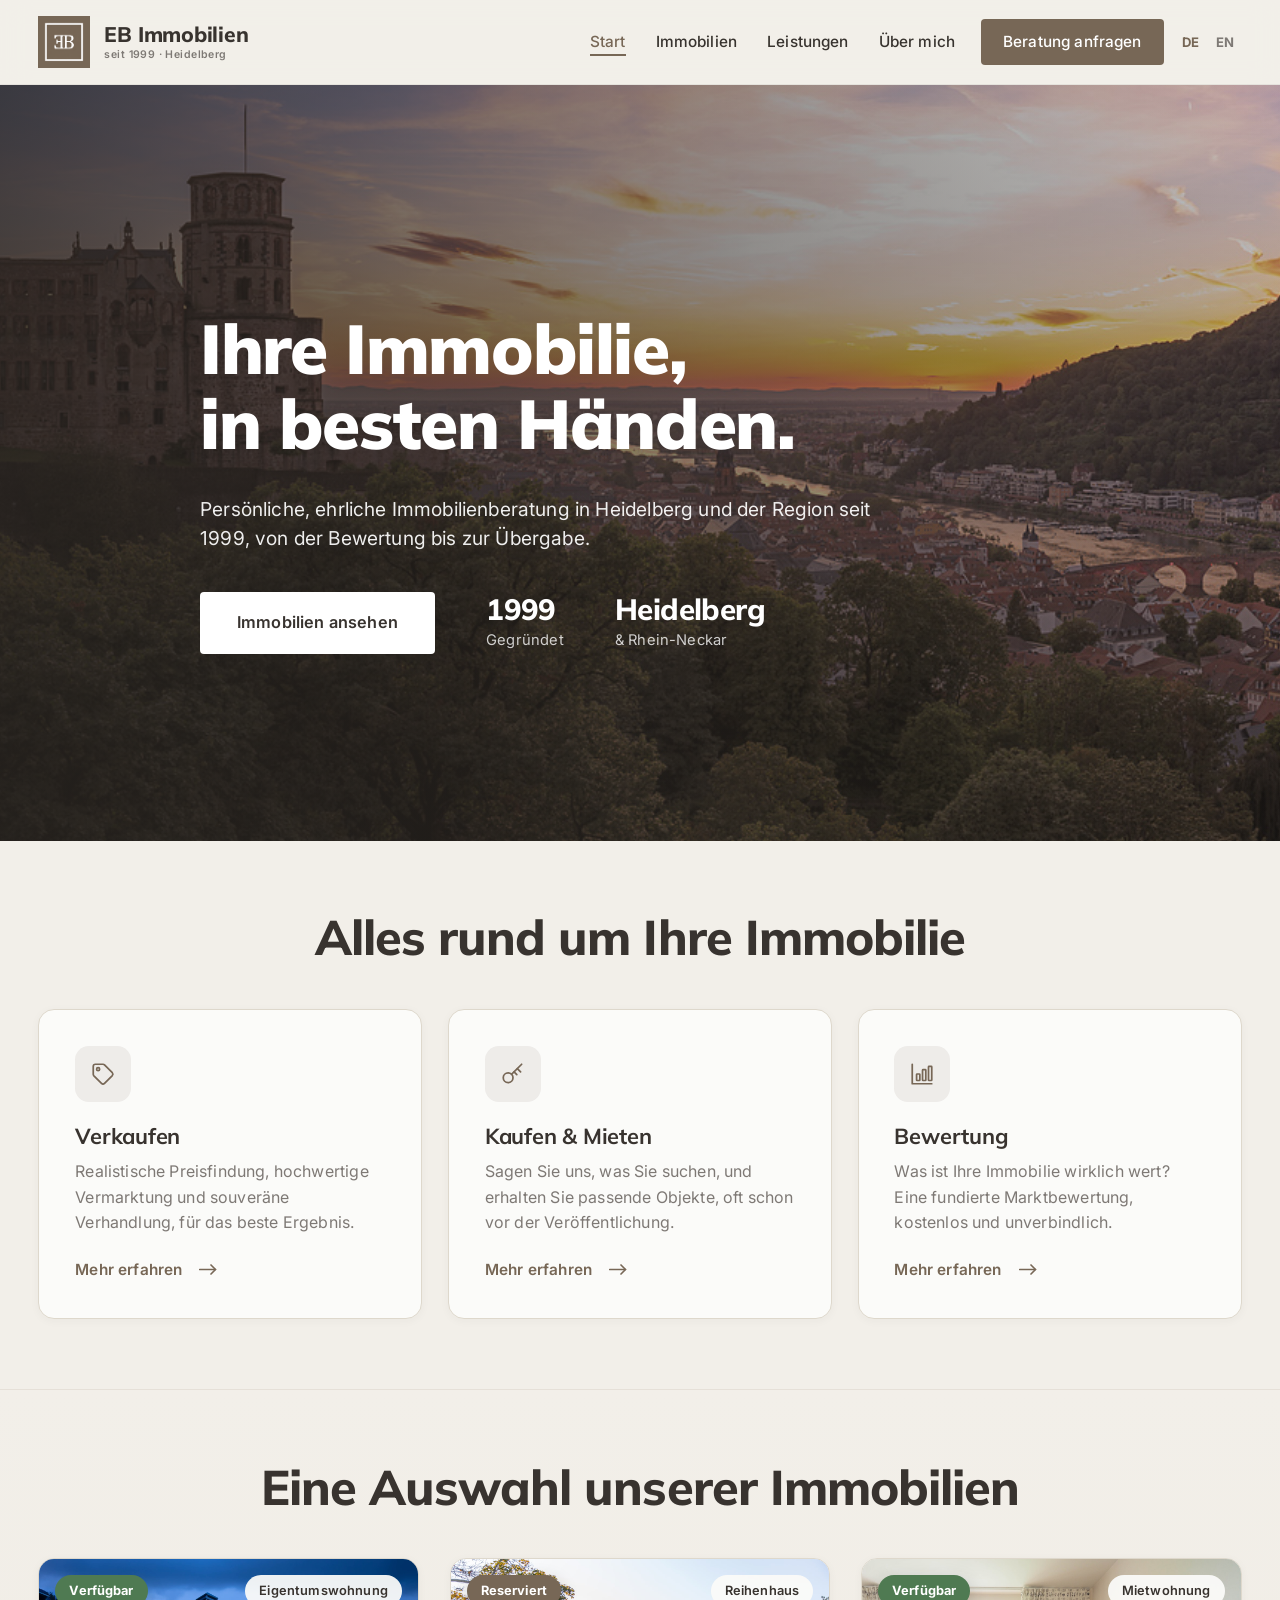
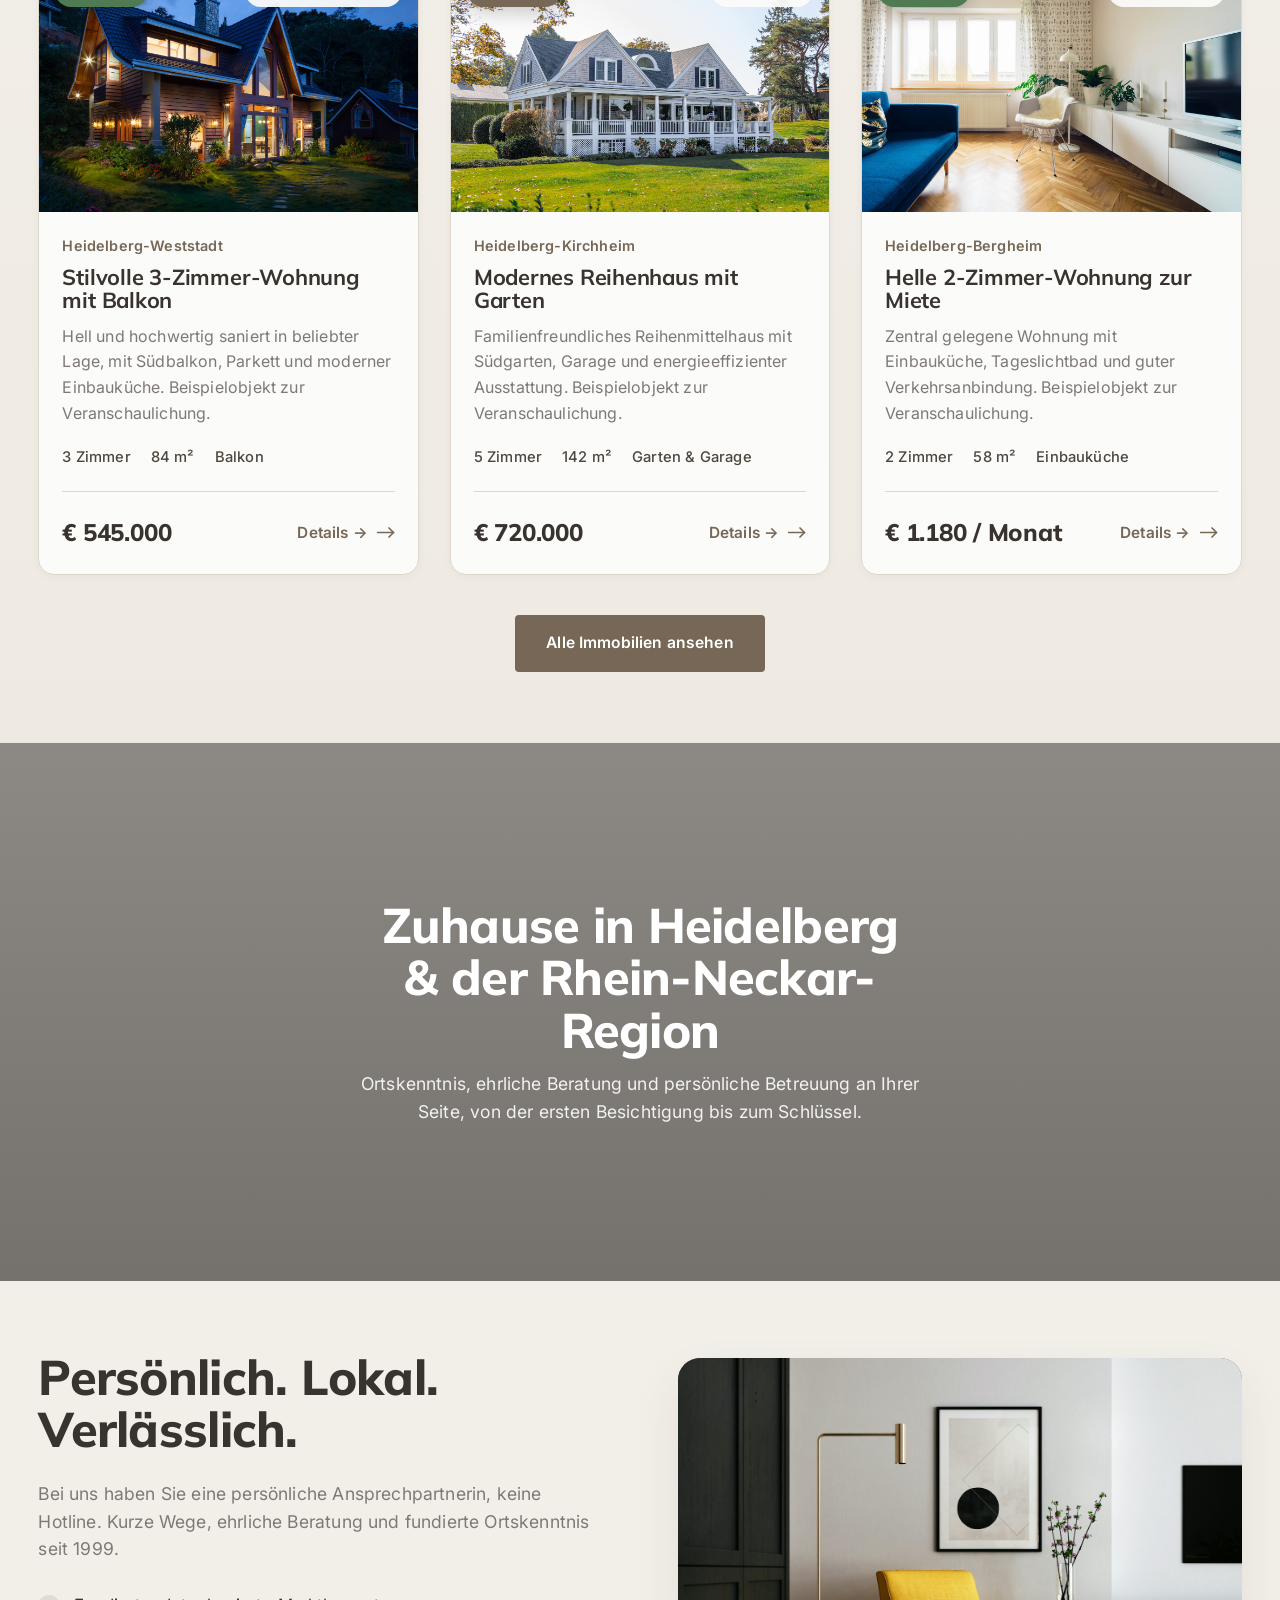
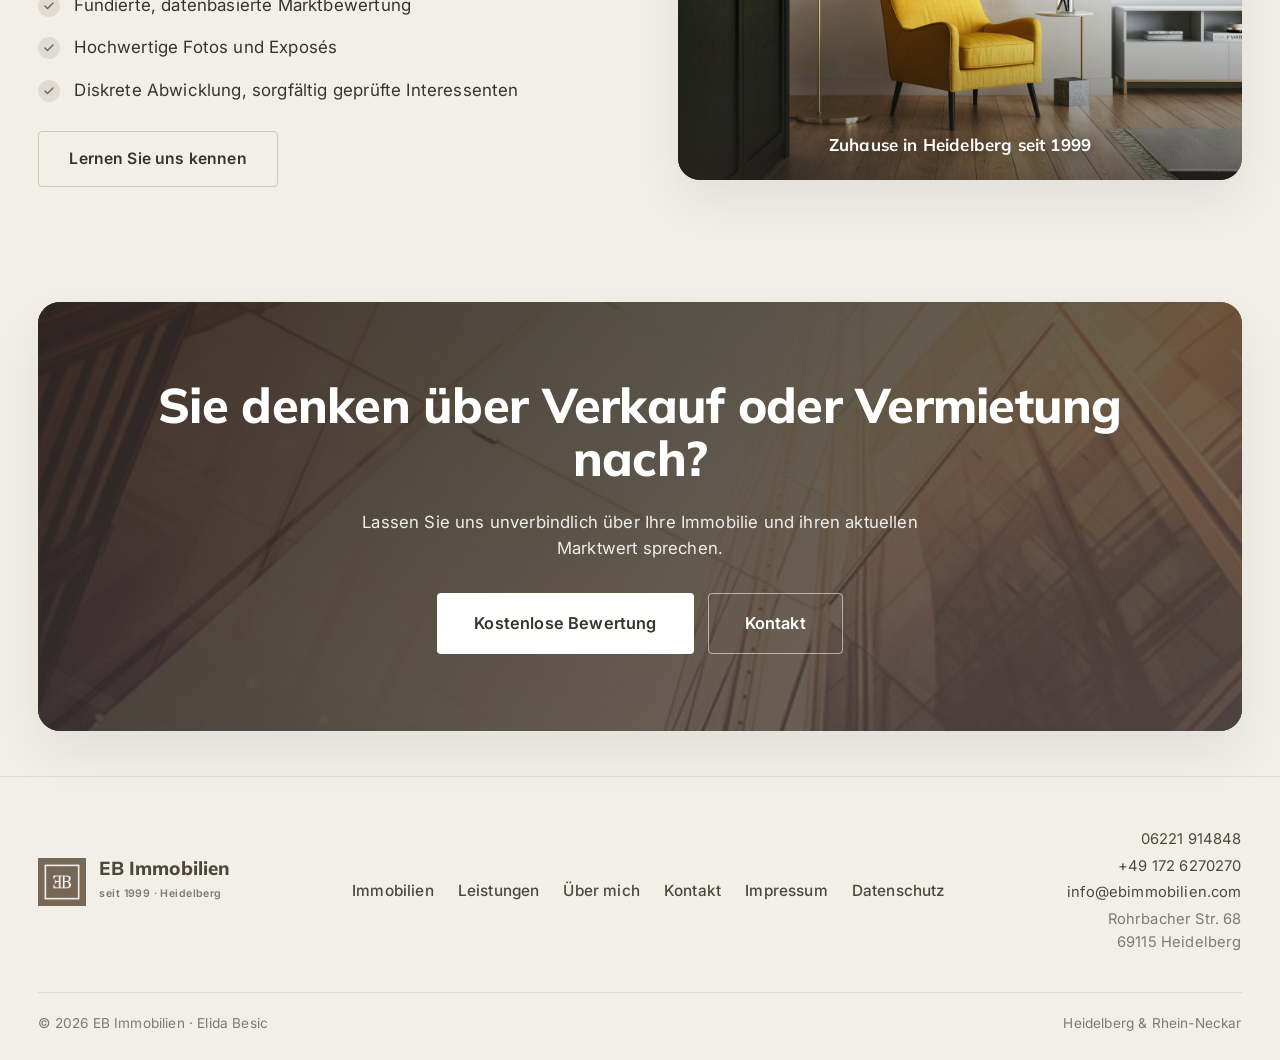
<file: index.html>
<!doctype html>
<html lang="de">
<head>
  <meta charset="utf-8">
  <script>document.documentElement.className+=" js";setTimeout(function(){document.documentElement.classList.contains("reveal-ready")||document.documentElement.classList.remove("js")},2500)</script>
  <meta name="viewport" content="width=device-width, initial-scale=1">
  <title>EB Immobilien, Elida Besic · Immobilienmaklerin in Heidelberg</title>
  <meta name="description" content="EB Immobilien, Elida Besic: persönliche Immobilienvermittlung in Heidelberg und der Rhein-Neckar-Region seit 1999. Verkauf, Vermietung und kostenlose Immobilienbewertung.">
  <link rel="icon" href="assets/cms-logo.svg">
  <link rel="preconnect" href="https://fonts.googleapis.com">
  <link rel="preconnect" href="https://fonts.gstatic.com" crossorigin>
  <link href="https://fonts.googleapis.com/css2?family=Inter:wght@400;500;600;700&family=Mulish:wght@400;500;600;700;800;900&display=swap" rel="stylesheet">
  <link rel="stylesheet" href="assets/styles.css?v=11">
</head>
<body>
  <div id="site-header"></div>

  <!-- Hero -->
  <section class="hero" data-eb-bg="hero" style="--ph:url('img/real/heidelberg.jpg');">
    <div class="container hero-inner">
      <h1 data-en-html="Your property,<br>in trusted hands.">Ihre Immobilie,<br>in besten Händen.</h1>
      <p data-en="Personal, honest property advice in Heidelberg and the region since 1999, from valuation to handover.">Persönliche, ehrliche Immobilienberatung in Heidelberg und der Region seit 1999, von der Bewertung bis zur Übergabe.</p>
      <div class="hero-cta-row">
        <a class="btn btn--light btn--lg" href="immobilien.html" data-en="View properties">Immobilien ansehen</a>
        <div class="hero-stats">
          <div><div class="num">1999</div><div class="lbl" data-en="Established">Gegründet</div></div>
          <div><div class="num">Heidelberg</div><div class="lbl" data-en="&amp; Rhein-Neckar">&amp; Rhein-Neckar</div></div>
        </div>
      </div>
    </div>
  </section>

  <!-- Services -->
  <section class="section">
    <div class="container">
      <div class="section-head reveal">
        <h2 data-en="Everything around your property">Alles rund um Ihre Immobilie</h2>
      </div>
      <div class="grid grid--3">
        <a class="card reveal" href="leistungen.html#verkaufen">
          <span class="ico"><svg width="26" height="26"><use href="assets/icons.svg#tag"></use></svg></span>
          <h3 data-en="Selling">Verkaufen</h3>
          <p data-en="Realistic pricing, high-quality marketing and confident negotiation, for the best result.">Realistische Preisfindung, hochwertige Vermarktung und souveräne Verhandlung, für das beste Ergebnis.</p>
          <span class="more" data-en="Learn more">Mehr erfahren</span>
        </a>
        <a class="card reveal" href="leistungen.html#kaufen">
          <span class="ico"><svg width="26" height="26"><use href="assets/icons.svg#key"></use></svg></span>
          <h3 data-en="Buying &amp; renting">Kaufen &amp; Mieten</h3>
          <p data-en="Tell us what you are looking for and receive matching properties, often before they go public.">Sagen Sie uns, was Sie suchen, und erhalten Sie passende Objekte, oft schon vor der Veröffentlichung.</p>
          <span class="more" data-en="Learn more">Mehr erfahren</span>
        </a>
        <a class="card reveal" href="leistungen.html#bewertung">
          <span class="ico"><svg width="26" height="26"><use href="assets/icons.svg#chart"></use></svg></span>
          <h3 data-en="Valuation">Bewertung</h3>
          <p data-en="What is your property really worth? A well-founded market valuation, free and without obligation.">Was ist Ihre Immobilie wirklich wert? Eine fundierte Marktbewertung, kostenlos und unverbindlich.</p>
          <span class="more" data-en="Learn more">Mehr erfahren</span>
        </a>
      </div>
    </div>
  </section>

  <!-- Featured listings -->
  <section class="section section--alt">
    <div class="container">
      <div class="section-head reveal">
        <h2 data-en="A selection of our properties">Eine Auswahl unserer Immobilien</h2>
      </div>
      <div id="featured-listings" class="listing-grid reveal"></div>
      <div style="text-align:center;margin-top:40px;" class="reveal">
        <a class="btn btn--primary" href="immobilien.html" data-en="View all properties">Alle Immobilien ansehen</a>
      </div>
    </div>
  </section>

  <!-- Full-bleed parallax band -->
  <section class="fullbleed" style="--ph:url('img/real/house2.jpg');">
    <div class="container reveal">
      <h2 data-en="At home in Heidelberg &amp; the Rhein-Neckar region">Zuhause in Heidelberg &amp; der Rhein-Neckar-Region</h2>
      <p data-en="Local knowledge, honest advice and personal guidance at your side, from the first viewing to the keys.">Ortskenntnis, ehrliche Beratung und persönliche Betreuung an Ihrer Seite, von der ersten Besichtigung bis zum Schlüssel.</p>
    </div>
  </section>

  <!-- Approach + about (combined) -->
  <section class="section">
    <div class="container split">
      <div class="reveal">
        <h2 data-en="Personal. Local. Reliable.">Persönlich. Lokal. Verlässlich.</h2>
        <p class="lead" data-en="With us you have a personal contact, not a call centre. Short paths, honest advice and sound local knowledge since 1999.">Bei uns haben Sie eine persönliche Ansprechpartnerin, keine Hotline. Kurze Wege, ehrliche Beratung und fundierte Ortskenntnis seit 1999.</p>
        <ul class="checklist">
          <li data-en="Well-founded, data-based market valuation">Fundierte, datenbasierte Marktbewertung</li>
          <li data-en="High-quality photos and exposés">Hochwertige Fotos und Exposés</li>
          <li data-en="Discreet handling, carefully vetted prospects">Diskrete Abwicklung, sorgfältig geprüfte Interessenten</li>
        </ul>
        <a class="btn btn--ghost" href="ueber-mich.html" style="margin-top:28px;" data-en="Get to know us">Lernen Sie uns kennen</a>
      </div>
      <div class="split-media reveal">
        <div class="media-card">
          <img src="assets/img/real/interior1.jpg" data-eb-img="interior" alt="Wohnen in der Rhein-Neckar-Region">
          <span class="media-tag" data-en="At home in Heidelberg since 1999">Zuhause in Heidelberg seit 1999</span>
        </div>
      </div>
    </div>
  </section>

  <!-- CTA -->
  <section class="section--tight">
    <div class="container">
      <div class="cta-band cta-band--photo reveal" data-eb-bg="cta">
        <h2 data-en="Thinking about selling or renting out?">Sie denken über Verkauf oder Vermietung nach?</h2>
        <p data-en="Let's talk without obligation about your property and its current market value.">Lassen Sie uns unverbindlich über Ihre Immobilie und ihren aktuellen Marktwert sprechen.</p>
        <div style="display:flex;gap:14px;justify-content:center;flex-wrap:wrap;">
          <a class="btn btn--light btn--lg" href="leistungen.html#bewertung" data-en="Free valuation">Kostenlose Bewertung</a>
          <a class="btn btn--ghost-light btn--lg" href="kontakt.html" data-en="Contact">Kontakt</a>
        </div>
      </div>
    </div>
  </section>

  <div id="site-footer"></div>
  <script src="assets/i18n.js?v=11"></script>
  <script src="assets/site.js?v=11"></script>
  <script src="assets/content.js?v=11"></script>
</body>
</html>
</file>
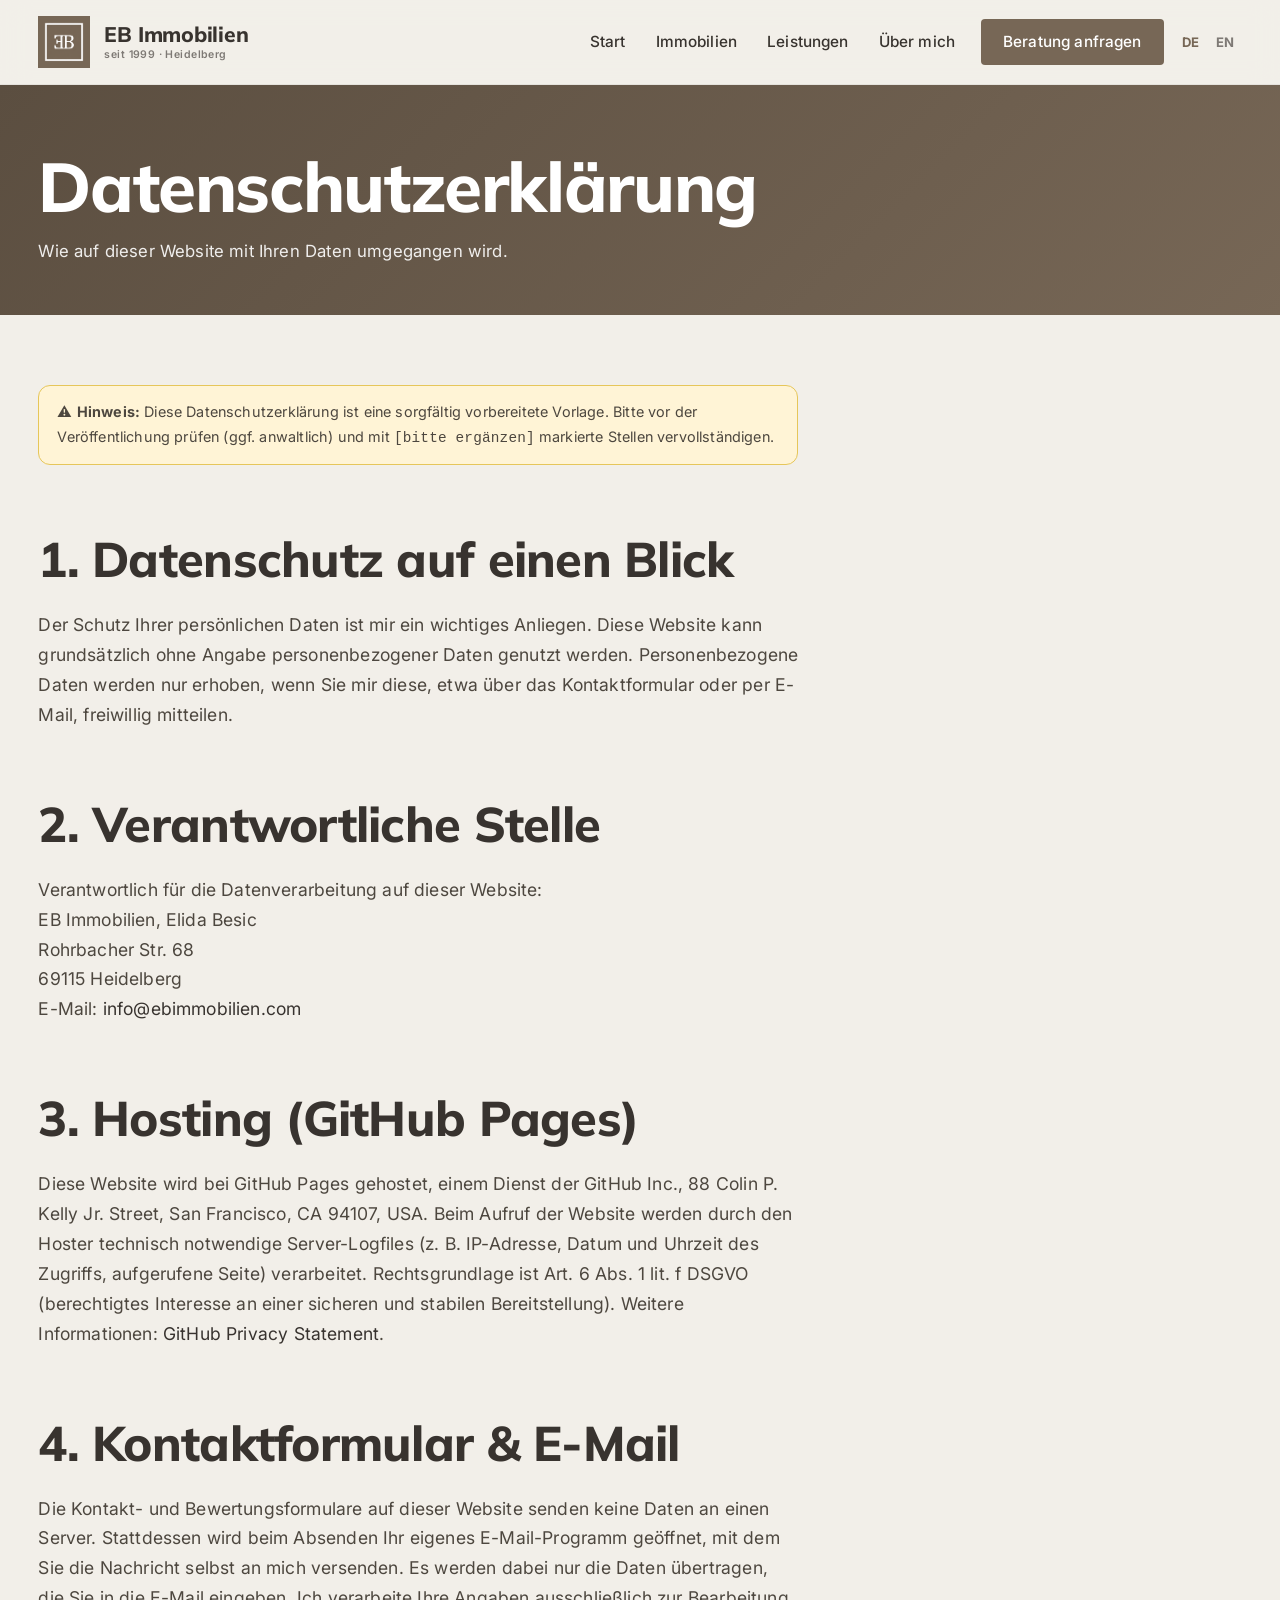
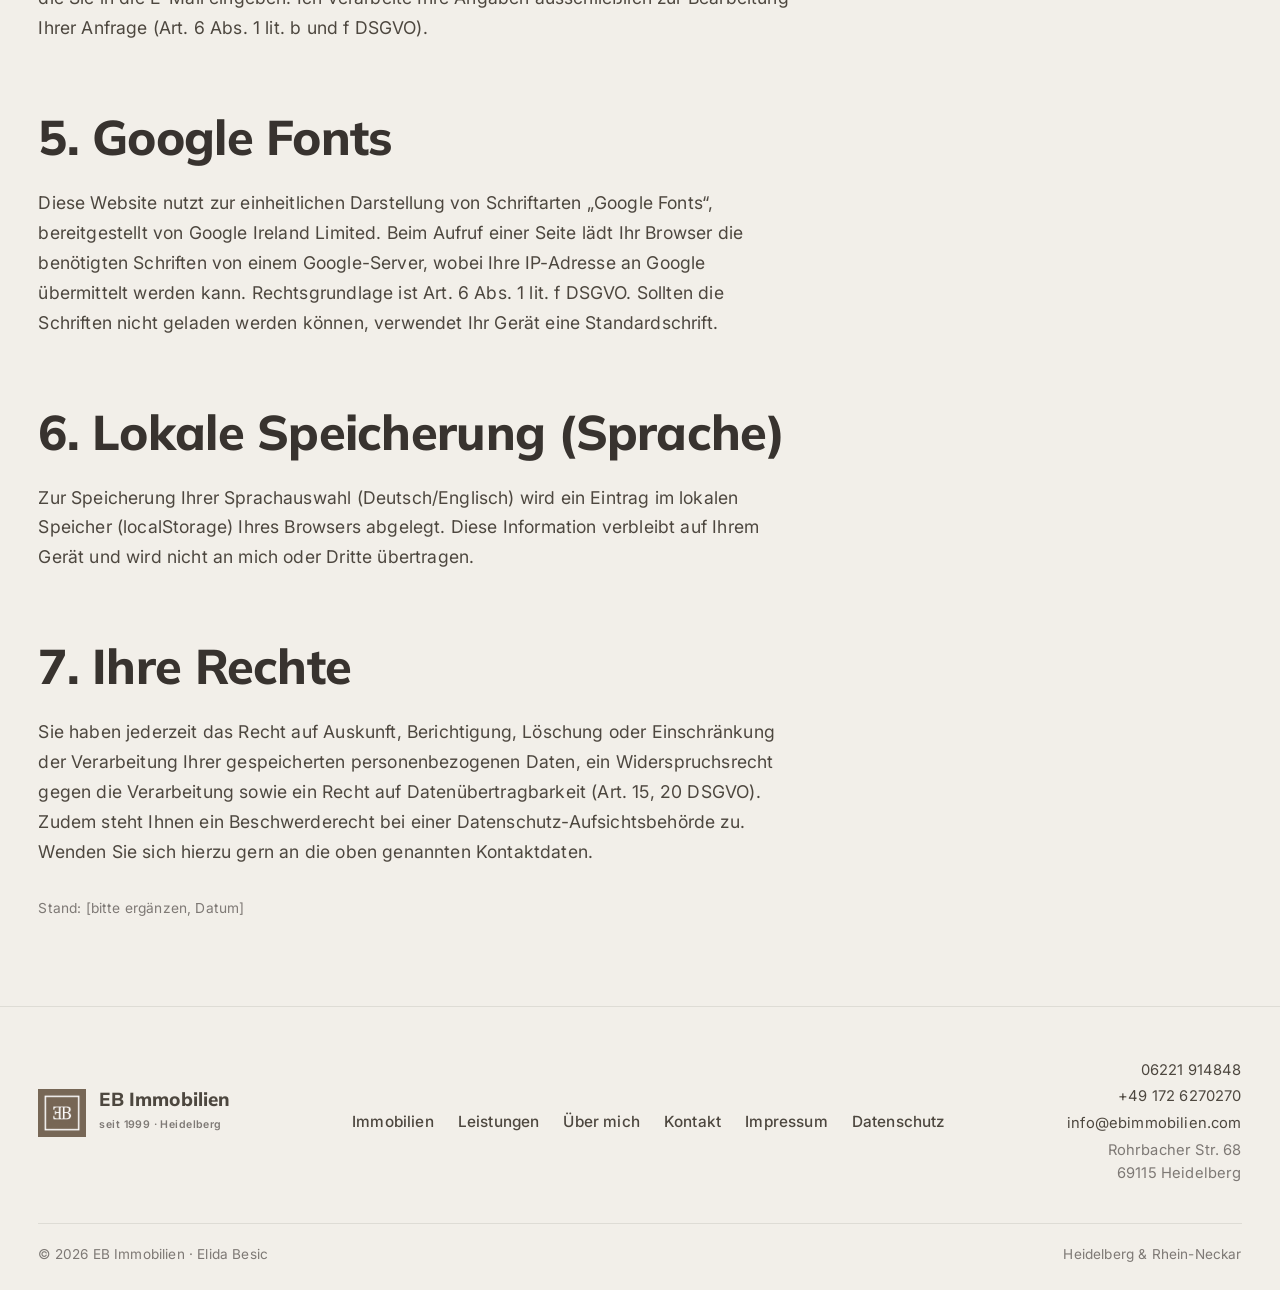
<file: datenschutz.html>
<!doctype html>
<html lang="de">
<head>
  <meta charset="utf-8">
  <script>document.documentElement.className+=" js";setTimeout(function(){document.documentElement.classList.contains("reveal-ready")||document.documentElement.classList.remove("js")},2500)</script>
  <meta name="viewport" content="width=device-width, initial-scale=1">
  <title>Datenschutz, EB Immobilien · Elida Besic</title>
  <meta name="description" content="Datenschutzerklärung von EB Immobilien, Elida Besic, Heidelberg.">
  <meta name="robots" content="noindex">
  <link rel="icon" href="assets/cms-logo.svg">
  <link rel="preconnect" href="https://fonts.googleapis.com">
  <link rel="preconnect" href="https://fonts.gstatic.com" crossorigin>
  <link href="https://fonts.googleapis.com/css2?family=Inter:wght@400;500;600;700;800&display=swap" rel="stylesheet">
  <link rel="stylesheet" href="assets/styles.css?v=11">
</head>
<body>
  <div id="site-header"></div>

  <section class="page-hero">
    <div class="container">
      <h1 data-en="Privacy policy">Datenschutzerklärung</h1>
      <p data-en="How your data is handled on this website.">Wie auf dieser Website mit Ihren Daten umgegangen wird.</p>
    </div>
  </section>

  <section class="section">
    <div class="container">
      <div class="prose">
        <p style="background:#fff4d6;border:1px solid #e6c65a;border-radius:12px;padding:14px 18px;font-size:.9rem;">
          ⚠️ <strong>Hinweis:</strong> Diese Datenschutzerklärung ist eine sorgfältig vorbereitete
          Vorlage. Bitte vor der Veröffentlichung prüfen (ggf. anwaltlich) und mit
          <code>[bitte ergänzen]</code> markierte Stellen vervollständigen.
        </p>

        <h2 data-en="1. Data protection at a glance">1. Datenschutz auf einen Blick</h2>
        <p>
          Der Schutz Ihrer persönlichen Daten ist mir ein wichtiges Anliegen. Diese Website kann
          grundsätzlich ohne Angabe personenbezogener Daten genutzt werden. Personenbezogene Daten
          werden nur erhoben, wenn Sie mir diese, etwa über das Kontaktformular oder per
          E-Mail, freiwillig mitteilen.
        </p>

        <h2 data-en="2. Controller">2. Verantwortliche Stelle</h2>
        <p>
          Verantwortlich für die Datenverarbeitung auf dieser Website:<br>
          EB Immobilien, Elida Besic<br>
          <span data-eb="address">Rohrbacher Str. 68<br>69115 Heidelberg</span><br>
          E-Mail: <a href="mailto:info@ebimmobilien.com" data-eb="email">info@ebimmobilien.com</a>
        </p>

        <h2 data-en="3. Hosting (GitHub Pages)">3. Hosting (GitHub Pages)</h2>
        <p>
          Diese Website wird bei GitHub Pages gehostet, einem Dienst der GitHub Inc., 88 Colin P.
          Kelly Jr. Street, San Francisco, CA 94107, USA. Beim Aufruf der Website werden durch den
          Hoster technisch notwendige Server-Logfiles (z.&nbsp;B. IP-Adresse, Datum und Uhrzeit des
          Zugriffs, aufgerufene Seite) verarbeitet. Rechtsgrundlage ist Art. 6 Abs. 1 lit. f DSGVO
          (berechtigtes Interesse an einer sicheren und stabilen Bereitstellung). Weitere
          Informationen: <a href="https://docs.github.com/site-policy/privacy-policies/github-privacy-statement" target="_blank" rel="noopener">GitHub Privacy Statement</a>.
        </p>

        <h2 data-en="4. Contact form &amp; email">4. Kontaktformular &amp; E-Mail</h2>
        <p>
          Die Kontakt- und Bewertungsformulare auf dieser Website senden keine Daten an einen
          Server. Stattdessen wird beim Absenden Ihr eigenes E-Mail-Programm geöffnet, mit dem Sie
          die Nachricht selbst an mich versenden. Es werden dabei nur die Daten übertragen, die Sie
          in die E-Mail eingeben. Ich verarbeite Ihre Angaben ausschließlich zur Bearbeitung Ihrer
          Anfrage (Art. 6 Abs. 1 lit. b und f DSGVO).
        </p>

        <h2 data-en="5. Google Fonts">5. Google Fonts</h2>
        <p>
          Diese Website nutzt zur einheitlichen Darstellung von Schriftarten „Google Fonts“,
          bereitgestellt von Google Ireland Limited. Beim Aufruf einer Seite lädt Ihr Browser die
          benötigten Schriften von einem Google-Server, wobei Ihre IP-Adresse an Google übermittelt
          werden kann. Rechtsgrundlage ist Art. 6 Abs. 1 lit. f DSGVO. Sollten die Schriften nicht
          geladen werden können, verwendet Ihr Gerät eine Standardschrift.
        </p>

        <h2 data-en="6. Local storage (language)">6. Lokale Speicherung (Sprache)</h2>
        <p>
          Zur Speicherung Ihrer Sprachauswahl (Deutsch/Englisch) wird ein Eintrag im lokalen
          Speicher (localStorage) Ihres Browsers abgelegt. Diese Information verbleibt auf Ihrem
          Gerät und wird nicht an mich oder Dritte übertragen.
        </p>

        <h2 data-en="7. Your rights">7. Ihre Rechte</h2>
        <p>
          Sie haben jederzeit das Recht auf Auskunft, Berichtigung, Löschung oder Einschränkung der
          Verarbeitung Ihrer gespeicherten personenbezogenen Daten, ein Widerspruchsrecht gegen die
          Verarbeitung sowie ein Recht auf Datenübertragbarkeit (Art. 15, 20 DSGVO). Zudem steht
          Ihnen ein Beschwerderecht bei einer Datenschutz-Aufsichtsbehörde zu. Wenden Sie sich
          hierzu gern an die oben genannten Kontaktdaten.
        </p>

        <p style="font-size:.86rem;color:var(--muted);margin-top:30px;">Stand: [bitte ergänzen, Datum]</p>
      </div>
    </div>
  </section>

  <div id="site-footer"></div>
  <script src="assets/i18n.js?v=11"></script>
  <script src="assets/site.js?v=11"></script>
  <script src="assets/content.js?v=11"></script>
</body>
</html>
</file>
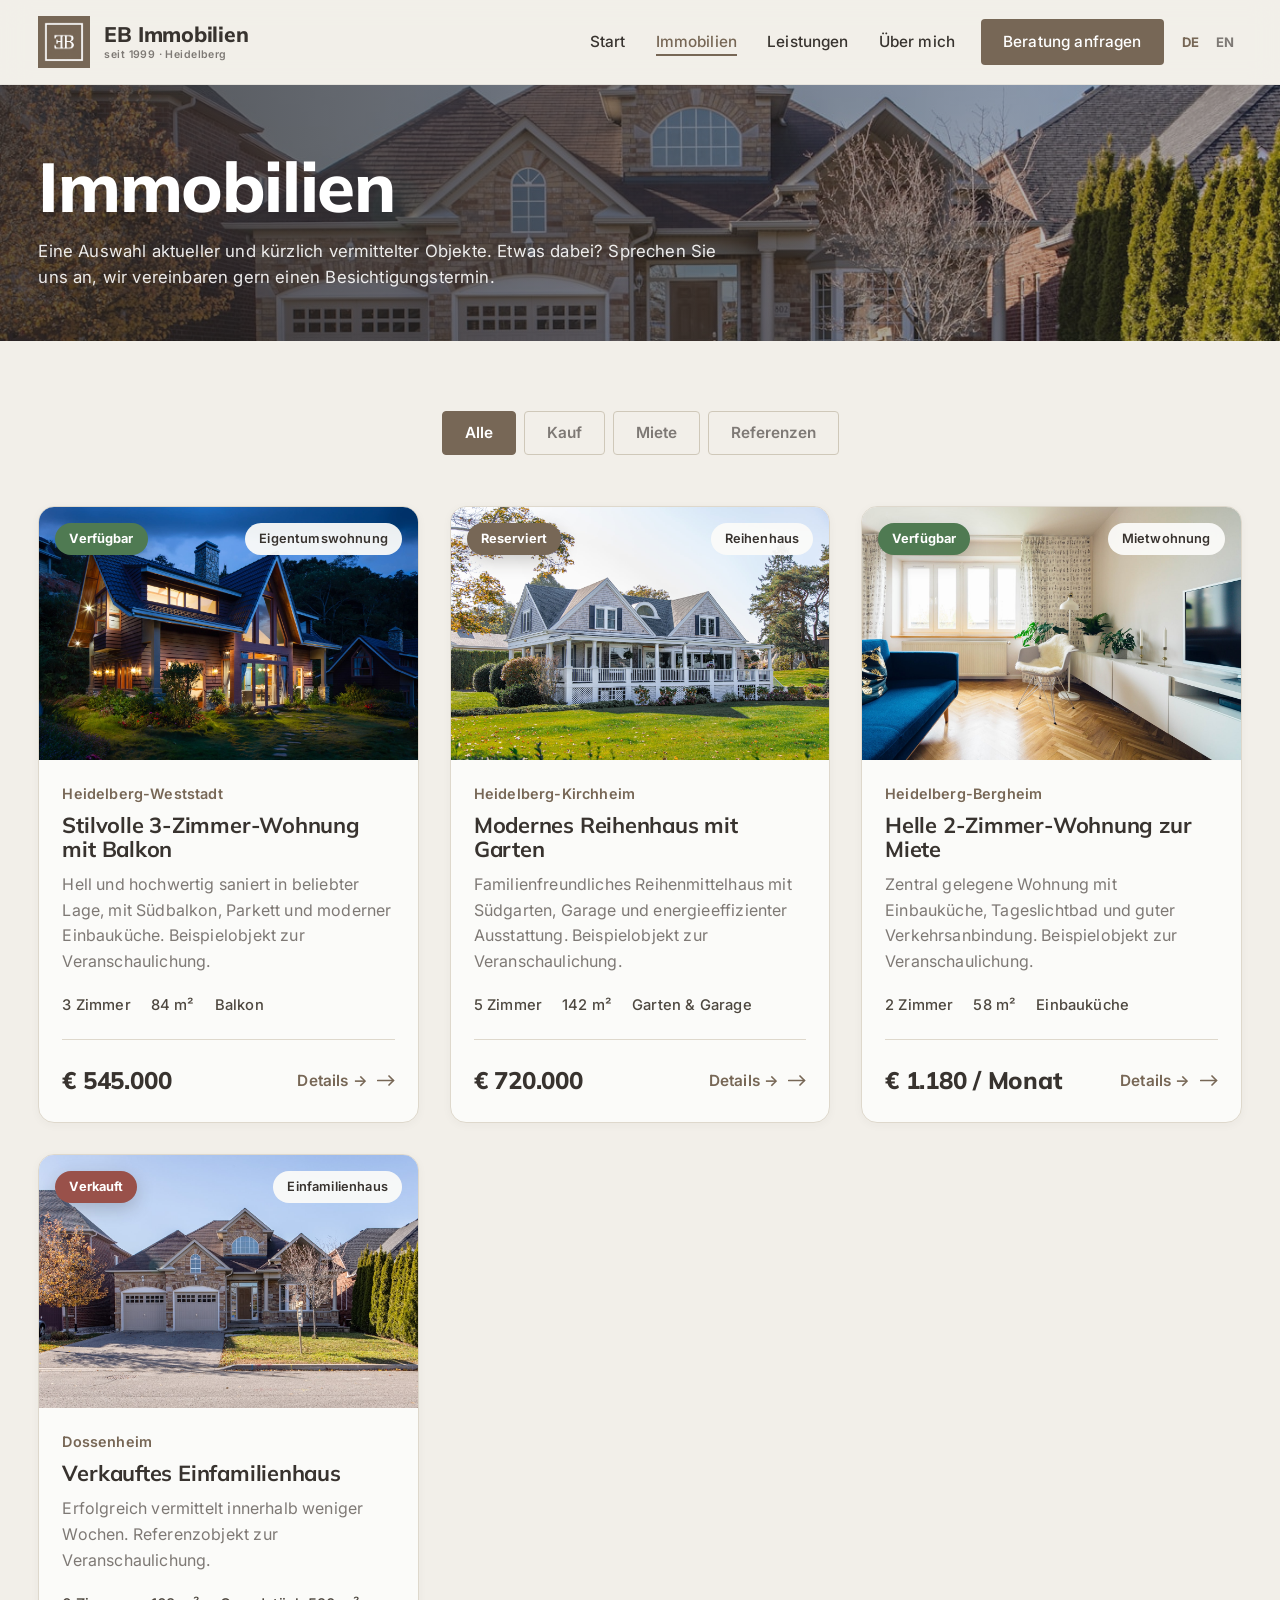
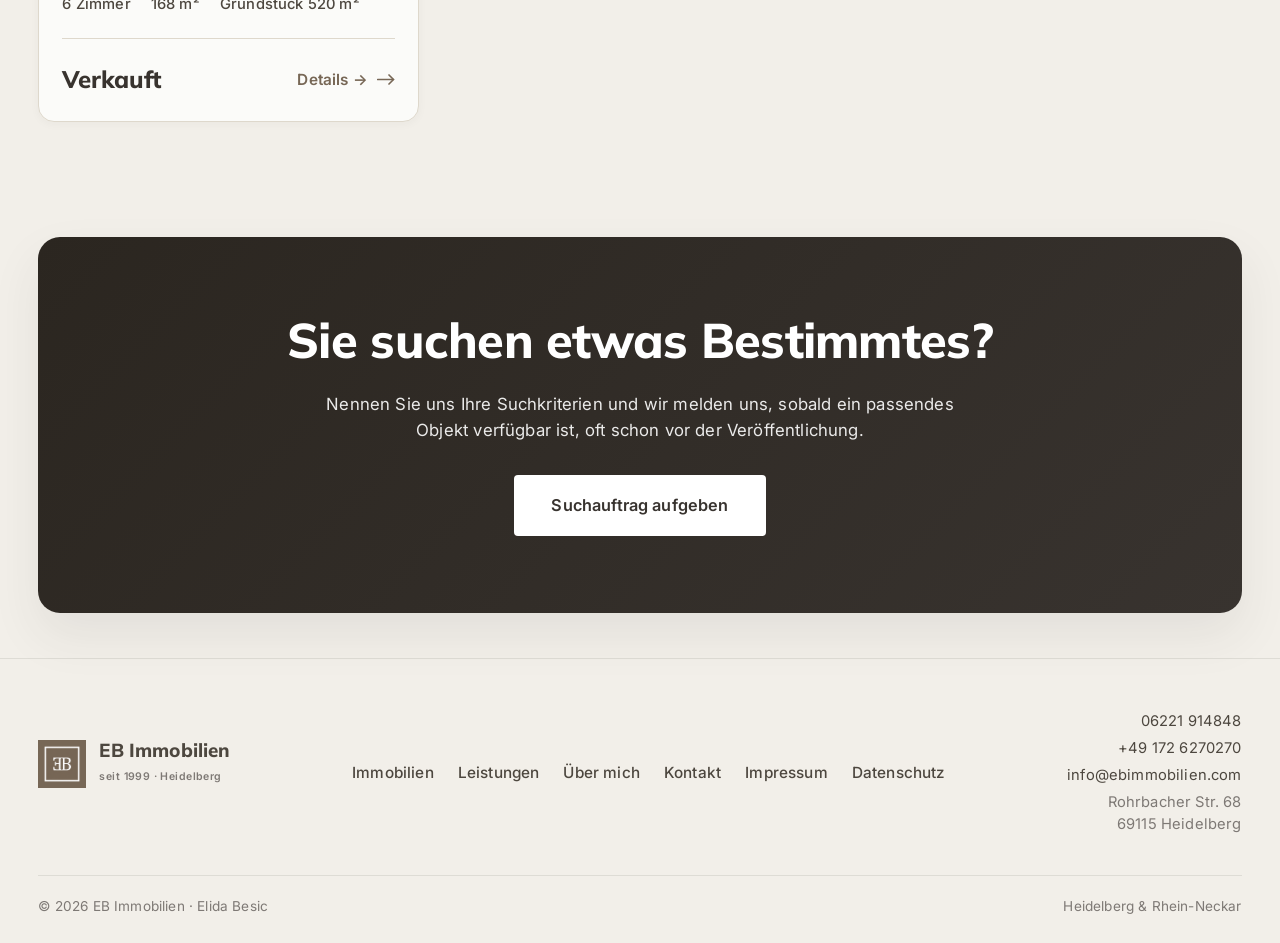
<file: immobilien.html>
<!doctype html>
<html lang="de">
<head>
  <meta charset="utf-8">
  <script>document.documentElement.className+=" js";setTimeout(function(){document.documentElement.classList.contains("reveal-ready")||document.documentElement.classList.remove("js")},2500)</script>
  <meta name="viewport" content="width=device-width, initial-scale=1">
  <title>Immobilien, EB Immobilien · Elida Besic Heidelberg</title>
  <meta name="description" content="Aktuelle Immobilien-Angebote von EB Immobilien in Heidelberg und der Rhein-Neckar-Region, Kauf und Miete.">
  <link rel="icon" href="assets/cms-logo.svg">
  <link rel="preconnect" href="https://fonts.googleapis.com">
  <link rel="preconnect" href="https://fonts.gstatic.com" crossorigin>
  <link href="https://fonts.googleapis.com/css2?family=Inter:wght@400;500;600;700;800&display=swap" rel="stylesheet">
  <link rel="stylesheet" href="assets/styles.css?v=11">
</head>
<body>
  <div id="site-header"></div>

  <section class="page-hero page-hero--photo" style="--ph:url('img/real/house3.jpg');">
    <div class="container">
      <h1 data-en="Properties">Immobilien</h1>
      <p data-en="A selection of current and recently brokered properties. Found something? Get in touch, we are happy to arrange a viewing.">Eine Auswahl aktueller und kürzlich vermittelter Objekte. Etwas dabei? Sprechen Sie uns an, wir vereinbaren gern einen Besichtigungstermin.</p>
    </div>
  </section>

  <section class="section">
    <div class="container">
      <div class="filters reveal">
        <button class="filter-btn active" data-filter="all" data-en="All">Alle</button>
        <button class="filter-btn" data-filter="kauf" data-en="For sale">Kauf</button>
        <button class="filter-btn" data-filter="miete" data-en="To rent">Miete</button>
        <button class="filter-btn" data-filter="sold" data-en="References">Referenzen</button>
      </div>
      <div id="listing-grid" class="listing-grid"></div>
    </div>
  </section>

  <section class="section section--tight">
    <div class="container">
      <div class="cta-band reveal">
        <h2 data-en="Looking for something specific?">Sie suchen etwas Bestimmtes?</h2>
        <p data-en="Tell us your search criteria and we will get in touch as soon as a matching property becomes available, often before it is published.">Nennen Sie uns Ihre Suchkriterien und wir melden uns, sobald ein passendes Objekt verfügbar ist, oft schon vor der Veröffentlichung.</p>
        <a class="btn btn--light btn--lg" href="kontakt.html" data-en="Submit a search request">Suchauftrag aufgeben</a>
      </div>
    </div>
  </section>

  <div id="site-footer"></div>
  <script src="assets/i18n.js?v=11"></script>
  <script src="assets/site.js?v=11"></script>
  <script src="assets/content.js?v=11"></script>
</body>
</html>
</file>
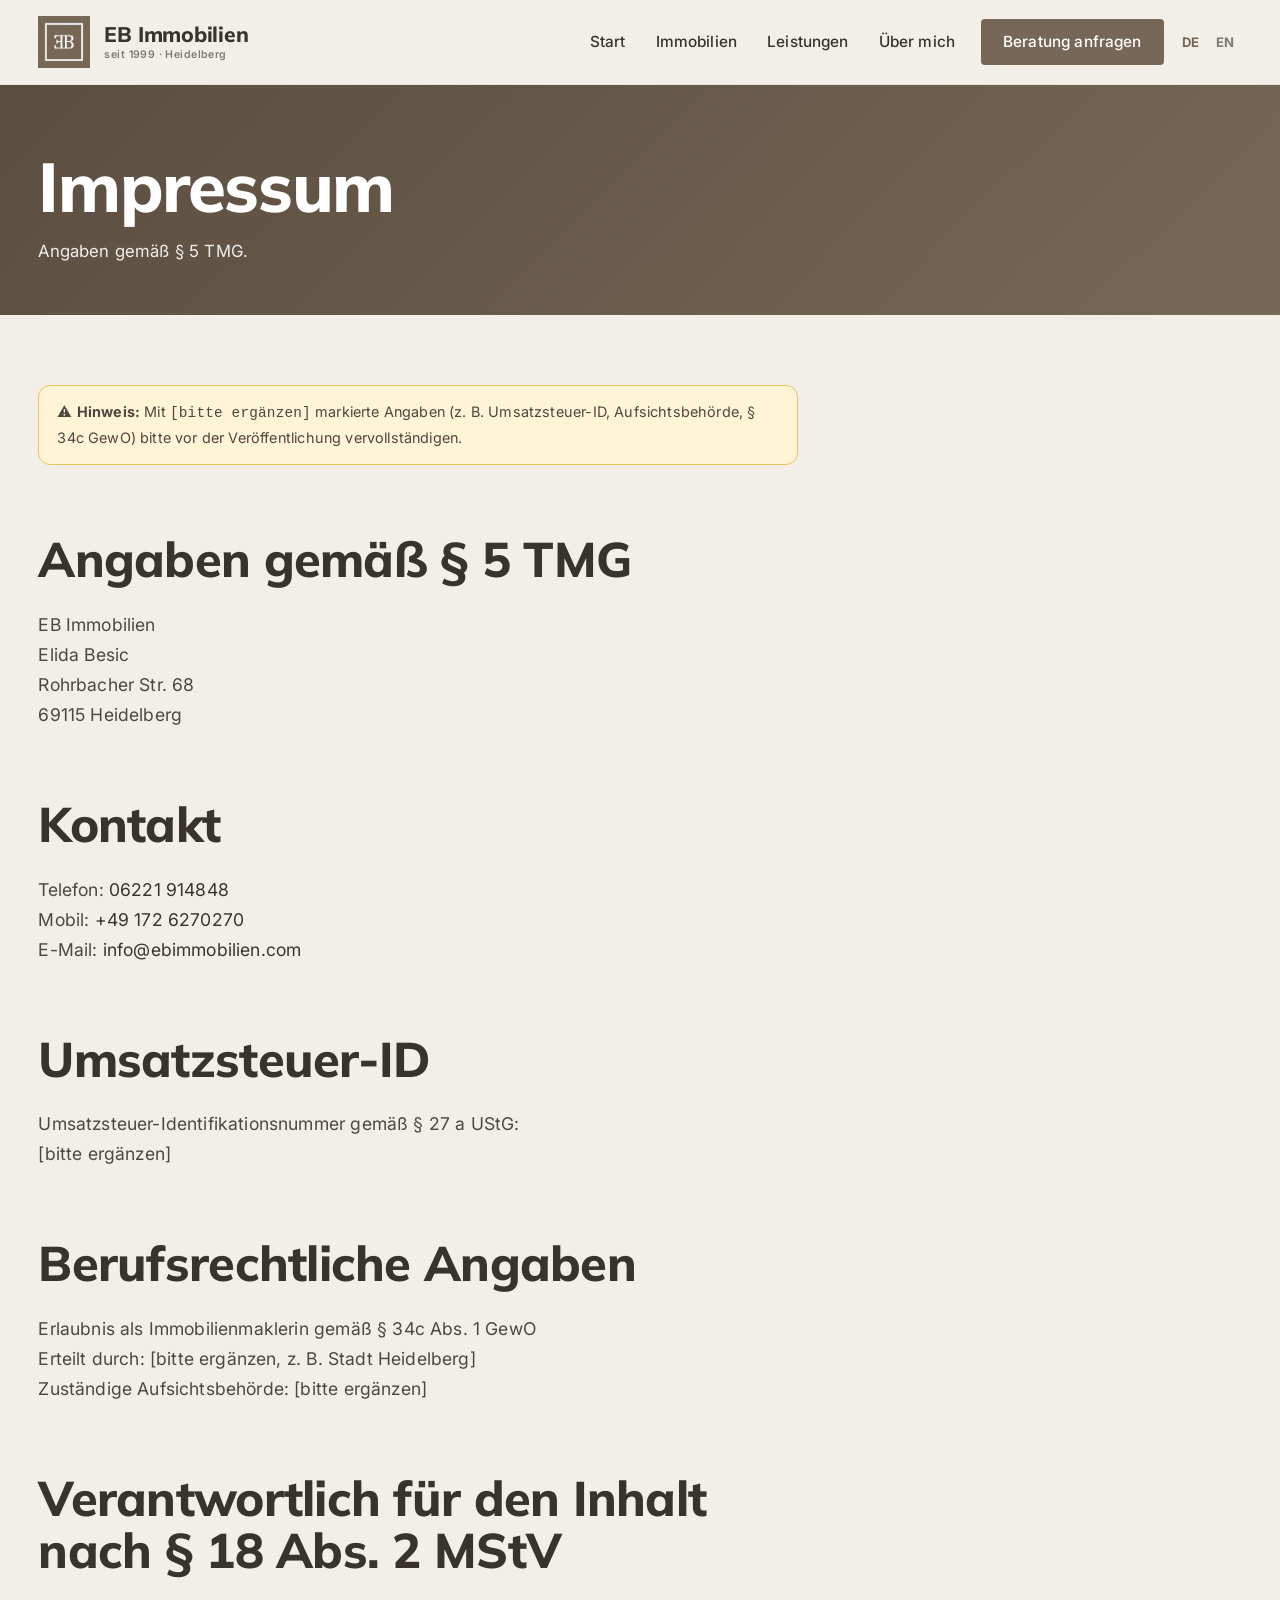
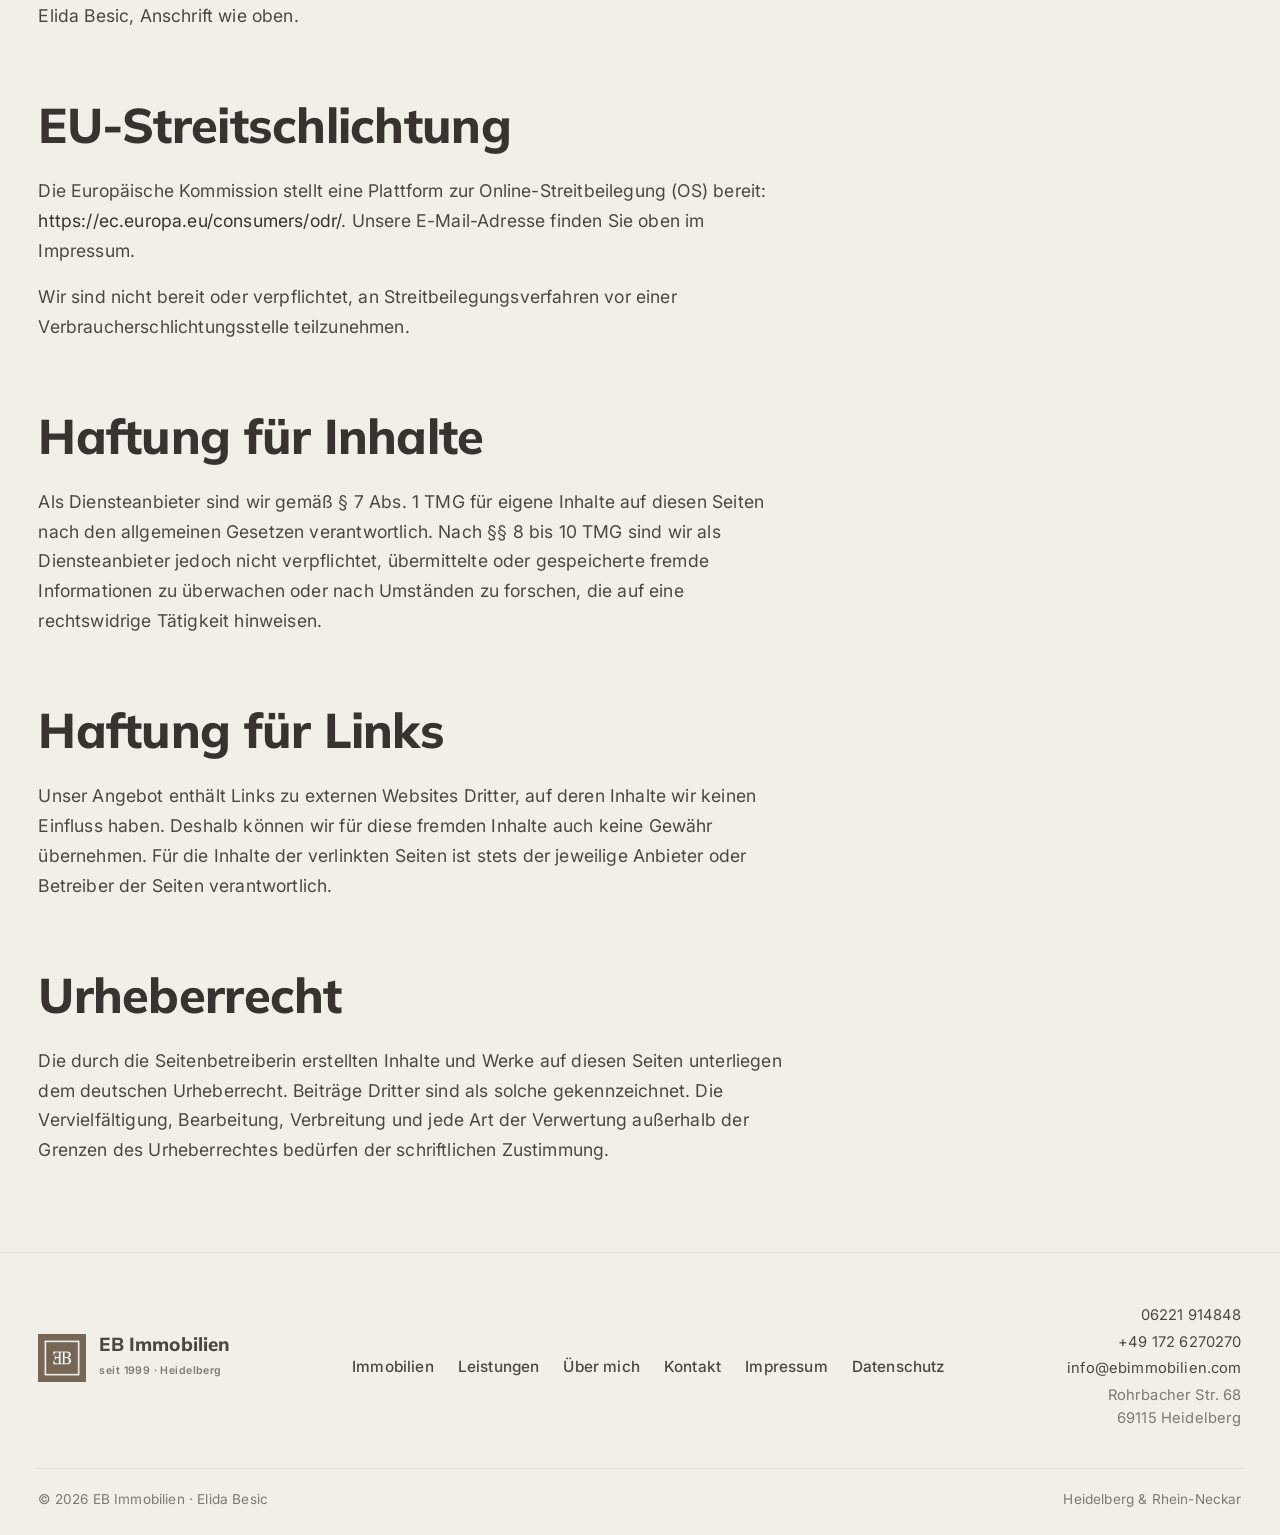
<file: impressum.html>
<!doctype html>
<html lang="de">
<head>
  <meta charset="utf-8">
  <script>document.documentElement.className+=" js";setTimeout(function(){document.documentElement.classList.contains("reveal-ready")||document.documentElement.classList.remove("js")},2500)</script>
  <meta name="viewport" content="width=device-width, initial-scale=1">
  <title>Impressum, EB Immobilien · Elida Besic</title>
  <meta name="description" content="Impressum von EB Immobilien, Elida Besic, Rohrbacher Str. 68, 69115 Heidelberg.">
  <meta name="robots" content="noindex">
  <link rel="icon" href="assets/cms-logo.svg">
  <link rel="preconnect" href="https://fonts.googleapis.com">
  <link rel="preconnect" href="https://fonts.gstatic.com" crossorigin>
  <link href="https://fonts.googleapis.com/css2?family=Inter:wght@400;500;600;700;800&display=swap" rel="stylesheet">
  <link rel="stylesheet" href="assets/styles.css?v=11">
</head>
<body>
  <div id="site-header"></div>

  <section class="page-hero">
    <div class="container">
      <h1>Impressum</h1>
      <p data-en="Information pursuant to § 5 German Telemedia Act (TMG).">Angaben gemäß § 5 TMG.</p>
    </div>
  </section>

  <section class="section">
    <div class="container">
      <div class="prose">
        <p style="background:#fff4d6;border:1px solid #e6c65a;border-radius:12px;padding:14px 18px;font-size:.9rem;">
          ⚠️ <strong>Hinweis:</strong> Mit <code>[bitte ergänzen]</code> markierte Angaben
          (z.&nbsp;B. Umsatzsteuer-ID, Aufsichtsbehörde, § 34c GewO) bitte vor der
          Veröffentlichung vervollständigen.
        </p>

        <h2>Angaben gemäß § 5 TMG</h2>
        <p>
          EB Immobilien<br>
          Elida Besic<br>
          <span data-eb="address">Rohrbacher Str. 68<br>69115 Heidelberg</span>
        </p>

        <h2 data-en="Contact">Kontakt</h2>
        <p>
          Telefon: <a href="tel:+496221914848" data-eb="office_phone">06221 914848</a><br>
          Mobil: <a href="tel:+491726270270" data-eb="phone">+49 172 6270270</a><br>
          E-Mail: <a href="mailto:info@ebimmobilien.com" data-eb="email">info@ebimmobilien.com</a>
        </p>

        <h2>Umsatzsteuer-ID</h2>
        <p>Umsatzsteuer-Identifikationsnummer gemäß § 27 a UStG:<br>[bitte ergänzen]</p>

        <h2 data-en="Professional regulations">Berufsrechtliche Angaben</h2>
        <p>
          Erlaubnis als Immobilienmaklerin gemäß § 34c Abs. 1 GewO<br>
          Erteilt durch: [bitte ergänzen, z.&nbsp;B. Stadt Heidelberg]<br>
          Zuständige Aufsichtsbehörde: [bitte ergänzen]
        </p>

        <h2>Verantwortlich für den Inhalt nach § 18 Abs. 2 MStV</h2>
        <p>Elida Besic, Anschrift wie oben.</p>

        <h2 data-en="EU dispute resolution">EU-Streitschlichtung</h2>
        <p>
          Die Europäische Kommission stellt eine Plattform zur Online-Streitbeilegung (OS) bereit:
          <a href="https://ec.europa.eu/consumers/odr/" target="_blank" rel="noopener">https://ec.europa.eu/consumers/odr/</a>.
          Unsere E-Mail-Adresse finden Sie oben im Impressum.
        </p>
        <p>
          Wir sind nicht bereit oder verpflichtet, an Streitbeilegungsverfahren vor einer
          Verbraucherschlichtungsstelle teilzunehmen.
        </p>

        <h2 data-en="Liability for content">Haftung für Inhalte</h2>
        <p>
          Als Diensteanbieter sind wir gemäß § 7 Abs. 1 TMG für eigene Inhalte auf diesen Seiten
          nach den allgemeinen Gesetzen verantwortlich. Nach §§ 8 bis 10 TMG sind wir als
          Diensteanbieter jedoch nicht verpflichtet, übermittelte oder gespeicherte fremde
          Informationen zu überwachen oder nach Umständen zu forschen, die auf eine
          rechtswidrige Tätigkeit hinweisen.
        </p>

        <h2 data-en="Liability for links">Haftung für Links</h2>
        <p>
          Unser Angebot enthält Links zu externen Websites Dritter, auf deren Inhalte wir keinen
          Einfluss haben. Deshalb können wir für diese fremden Inhalte auch keine Gewähr
          übernehmen. Für die Inhalte der verlinkten Seiten ist stets der jeweilige Anbieter oder
          Betreiber der Seiten verantwortlich.
        </p>

        <h2 data-en="Copyright">Urheberrecht</h2>
        <p>
          Die durch die Seitenbetreiberin erstellten Inhalte und Werke auf diesen Seiten
          unterliegen dem deutschen Urheberrecht. Beiträge Dritter sind als solche gekennzeichnet.
          Die Vervielfältigung, Bearbeitung, Verbreitung und jede Art der Verwertung außerhalb der
          Grenzen des Urheberrechtes bedürfen der schriftlichen Zustimmung.
        </p>
      </div>
    </div>
  </section>

  <div id="site-footer"></div>
  <script src="assets/i18n.js?v=11"></script>
  <script src="assets/site.js?v=11"></script>
  <script src="assets/content.js?v=11"></script>
</body>
</html>
</file>
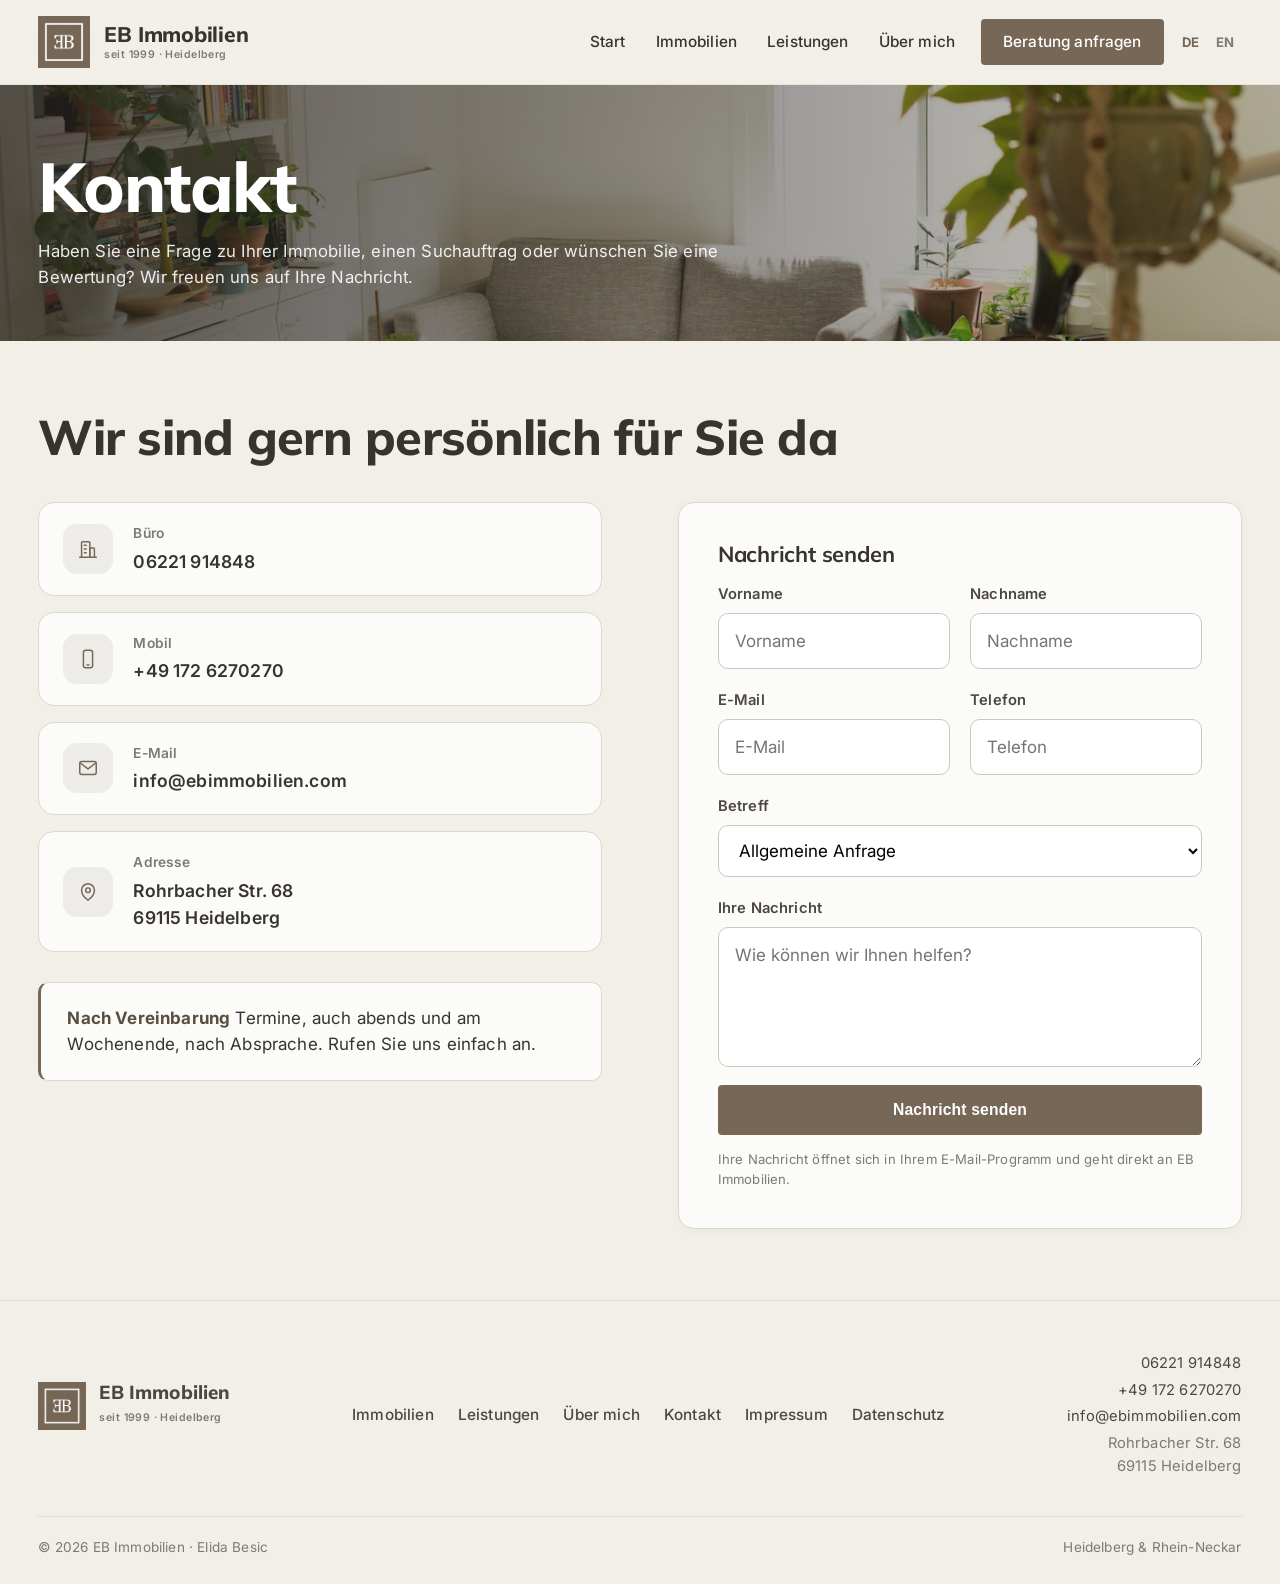
<file: kontakt.html>
<!doctype html>
<html lang="de">
<head>
  <meta charset="utf-8">
  <script>document.documentElement.className+=" js";setTimeout(function(){document.documentElement.classList.contains("reveal-ready")||document.documentElement.classList.remove("js")},2500)</script>
  <meta name="viewport" content="width=device-width, initial-scale=1">
  <title>Kontakt, EB Immobilien · Elida Besic Heidelberg</title>
  <meta name="description" content="Kontakt zu EB Immobilien, Elida Besic, Rohrbacher Str. 68, 69115 Heidelberg. Telefon, E-Mail und Kontaktformular.">
  <link rel="icon" href="assets/cms-logo.svg">
  <link rel="preconnect" href="https://fonts.googleapis.com">
  <link rel="preconnect" href="https://fonts.gstatic.com" crossorigin>
  <link href="https://fonts.googleapis.com/css2?family=Inter:wght@400;500;600;700;800&display=swap" rel="stylesheet">
  <link rel="stylesheet" href="assets/styles.css?v=11">
</head>
<body>
  <div id="site-header"></div>

  <section class="page-hero page-hero--photo" style="--ph:url('img/real/interior2.jpg');">
    <div class="container">
      <h1 data-en="Contact">Kontakt</h1>
      <p data-en="Do you have a question about your property, a search request or would you like a valuation? We look forward to hearing from you.">Haben Sie eine Frage zu Ihrer Immobilie, einen Suchauftrag oder wünschen Sie eine Bewertung? Wir freuen uns auf Ihre Nachricht.</p>
    </div>
  </section>

  <section class="section">
    <div class="container">
      <h2 class="reveal" style="margin-bottom:clamp(28px,3vw,44px);" data-en="We are happy to help personally">Wir sind gern persönlich für Sie da</h2>
      <div class="split" style="align-items:start;">
      <div class="reveal">
        <ul class="contact-list">
          <li>
            <div class="cico"><svg width="22" height="22"><use href="assets/icons.svg#building"></use></svg></div>
            <div>
              <div class="lbl" data-en="Office">Büro</div>
              <a class="val" href="tel:+496221914848" data-eb="office_phone">06221 914848</a>
            </div>
          </li>
          <li>
            <div class="cico"><svg width="22" height="22"><use href="assets/icons.svg#mobile"></use></svg></div>
            <div>
              <div class="lbl" data-en="Mobile">Mobil</div>
              <a class="val" href="tel:+491726270270" data-eb="phone">+49 172 6270270</a>
            </div>
          </li>
          <li>
            <div class="cico"><svg width="22" height="22"><use href="assets/icons.svg#mail"></use></svg></div>
            <div>
              <div class="lbl" data-en="Email">E-Mail</div>
              <a class="val" href="mailto:info@ebimmobilien.com" data-eb="email">info@ebimmobilien.com</a>
            </div>
          </li>
          <li>
            <div class="cico"><svg width="22" height="22"><use href="assets/icons.svg#pin"></use></svg></div>
            <div>
              <div class="lbl" data-en="Address">Adresse</div>
              <div class="val" data-eb="address">Rohrbacher Str. 68<br>69115 Heidelberg</div>
            </div>
          </li>
        </ul>
        <div class="callout" style="margin-top:30px;">
          <strong data-en="By appointment">Nach Vereinbarung</strong>
          <span data-en="Appointments, including evenings and weekends, by arrangement. Just give us a call.">Termine, auch abends und am Wochenende, nach Absprache. Rufen Sie uns einfach an.</span>
        </div>
      </div>

      <div class="reveal">
        <form class="form-card" data-inquiry="Kontaktanfrage">
          <h3 style="margin-bottom:18px;" data-en="Send a message">Nachricht senden</h3>
          <div class="form-grid">
            <div class="field">
              <label data-en="First name">Vorname</label>
              <input type="text" name="Vorname" data-en-ph="First name" placeholder="Vorname" required>
            </div>
            <div class="field">
              <label data-en="Last name">Nachname</label>
              <input type="text" name="Nachname" data-en-ph="Last name" placeholder="Nachname" required>
            </div>
            <div class="field">
              <label data-en="Email">E-Mail</label>
              <input type="email" name="E-Mail" data-en-ph="Email" placeholder="E-Mail" required>
            </div>
            <div class="field">
              <label data-en="Phone">Telefon</label>
              <input type="tel" name="Telefon" data-en-ph="Phone" placeholder="Telefon">
            </div>
            <div class="field full">
              <label data-en="Subject">Betreff</label>
              <select name="Anliegen">
                <option data-en="General enquiry">Allgemeine Anfrage</option>
                <option data-en="Sell a property">Immobilie verkaufen</option>
                <option data-en="Buy / rent a property">Immobilie kaufen / mieten</option>
              </select>
            </div>
            <div class="field full">
              <label data-en="Your message">Ihre Nachricht</label>
              <textarea name="Nachricht" data-en-ph="How can we help you?" placeholder="Wie können wir Ihnen helfen?" required></textarea>
            </div>
          </div>
          <button type="submit" class="btn btn--primary" style="margin-top:18px;width:100%;justify-content:center;" data-en="Send message">Nachricht senden</button>
          <div class="form-done" data-en="Thank you! Your email program will open so you can send the message.">Danke! Ihr E-Mail-Programm öffnet sich, um die Nachricht zu senden.</div>
          <p style="font-size:.82rem;color:var(--muted);margin:14px 0 0;" data-en="Your message opens in your email program and is sent directly to EB Immobilien.">Ihre Nachricht öffnet sich in Ihrem E-Mail-Programm und geht direkt an EB Immobilien.</p>
        </form>
      </div>
      </div>
    </div>
  </section>

  <div id="site-footer"></div>
  <script src="assets/i18n.js?v=11"></script>
  <script src="assets/site.js?v=11"></script>
  <script src="assets/content.js?v=11"></script>
</body>
</html>
</file>
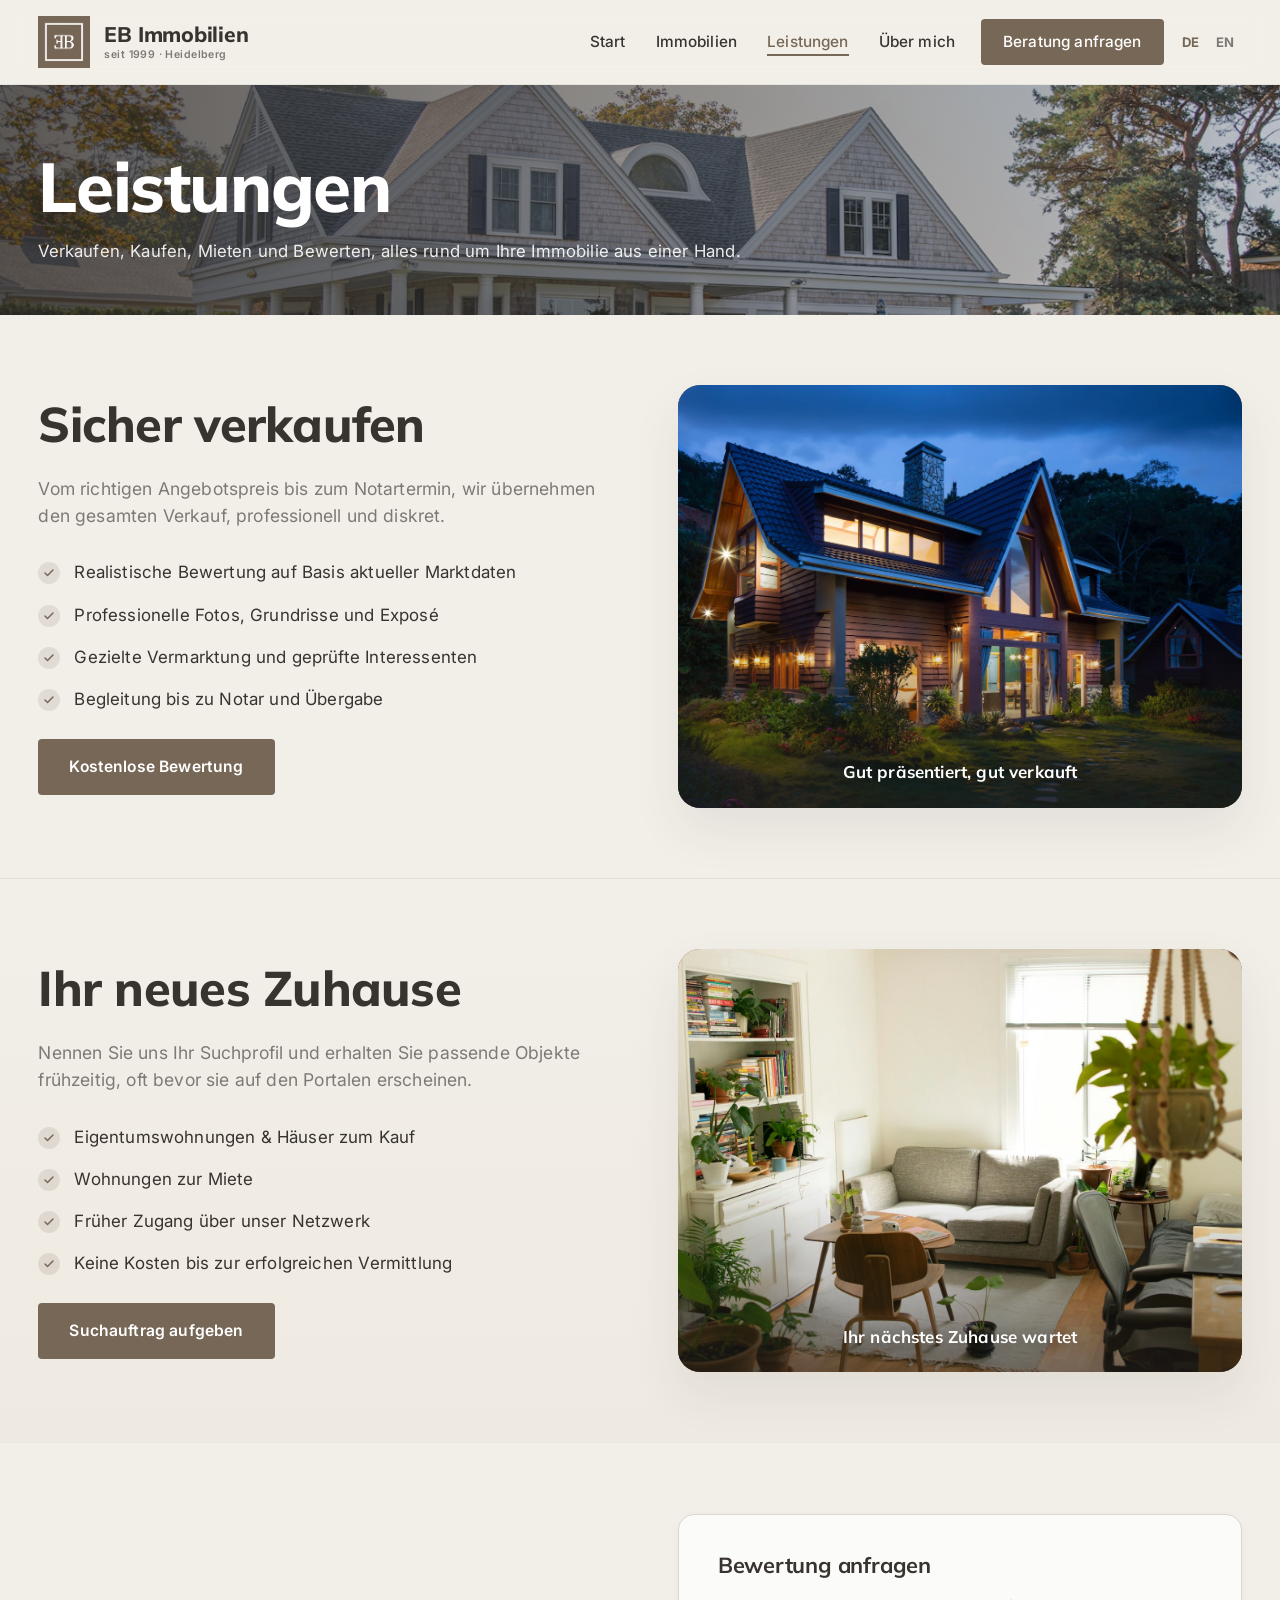
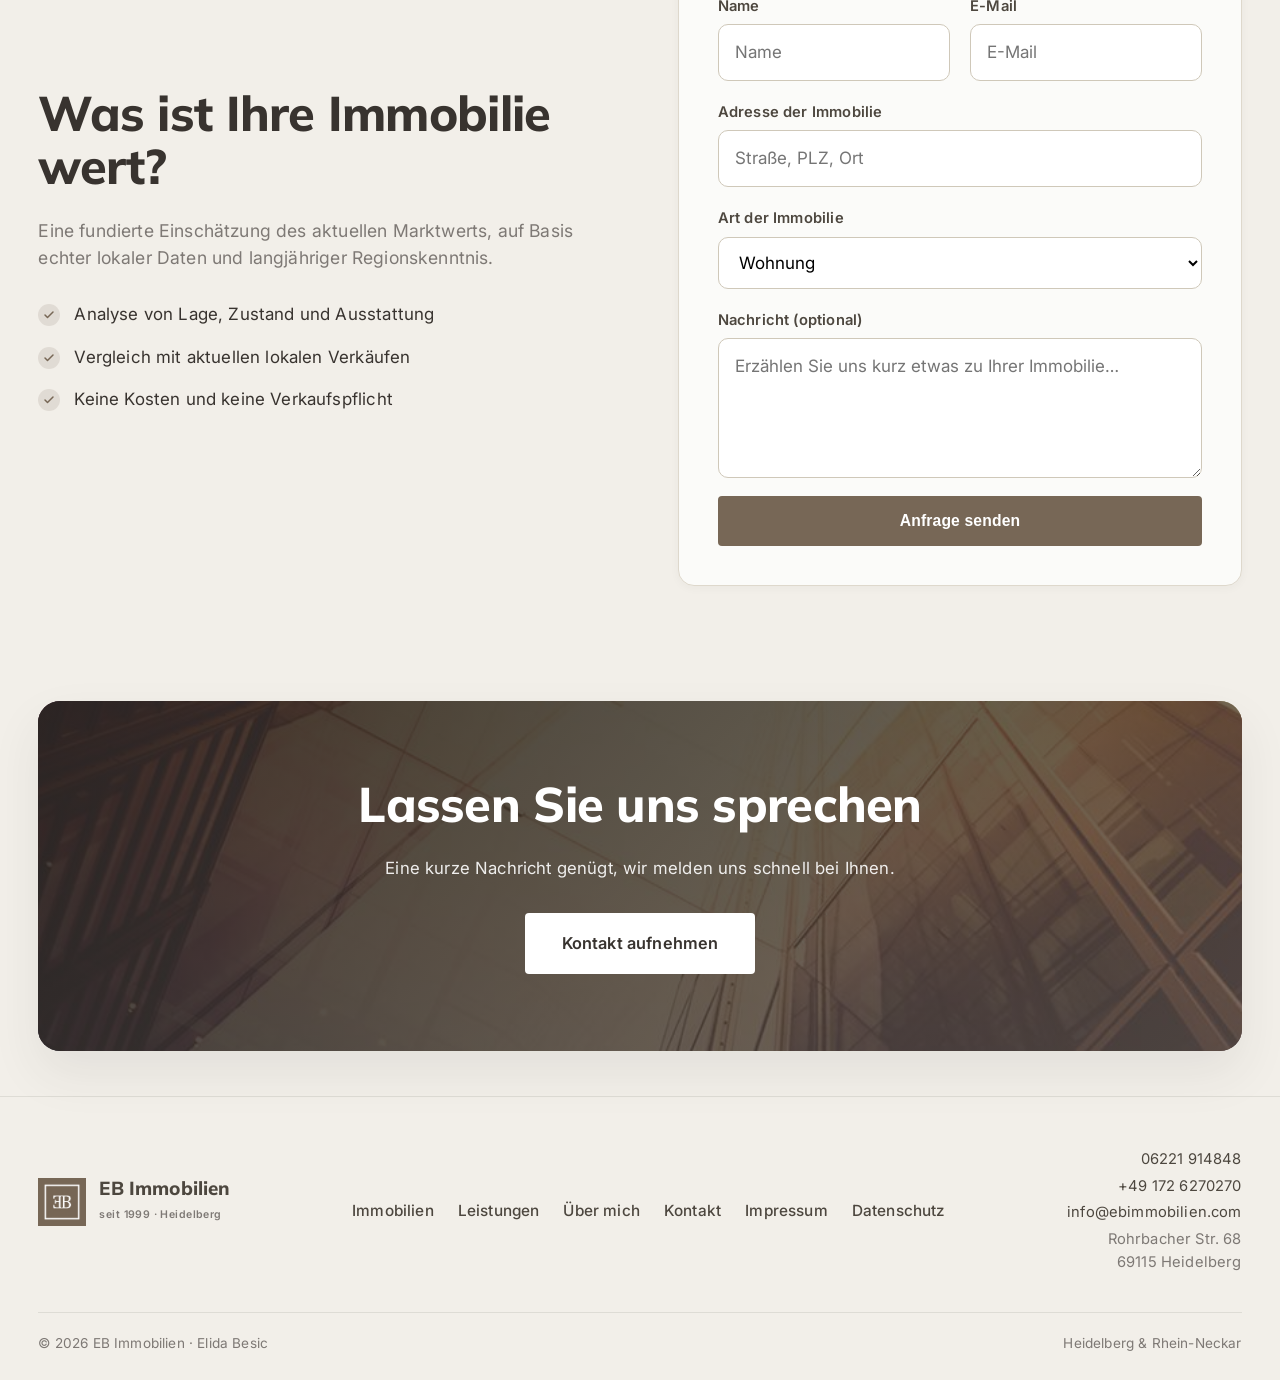
<file: leistungen.html>
<!doctype html>
<html lang="de">
<head>
  <meta charset="utf-8">
  <script>document.documentElement.className+=" js";setTimeout(function(){document.documentElement.classList.contains("reveal-ready")||document.documentElement.classList.remove("js")},2500)</script>
  <meta name="viewport" content="width=device-width, initial-scale=1">
  <title>Leistungen, EB Immobilien · Elida Besic Heidelberg</title>
  <meta name="description" content="Leistungen von EB Immobilien in Heidelberg: Immobilie verkaufen, kaufen oder mieten und kostenlose Immobilienbewertung.">
  <link rel="icon" href="assets/cms-logo.svg">
  <link rel="preconnect" href="https://fonts.googleapis.com">
  <link rel="preconnect" href="https://fonts.gstatic.com" crossorigin>
  <link href="https://fonts.googleapis.com/css2?family=Inter:wght@400;500;600;700&family=Mulish:wght@400;500;600;700;800;900&display=swap" rel="stylesheet">
  <link rel="stylesheet" href="assets/styles.css?v=11">
</head>
<body>
  <div id="site-header"></div>

  <section class="page-hero page-hero--photo" style="--ph:url('img/real/house2.jpg');">
    <div class="container">
      <h1 data-en="Services">Leistungen</h1>
      <p data-en="Selling, buying, renting and valuation, everything around your property from one hand.">Verkaufen, Kaufen, Mieten und Bewerten, alles rund um Ihre Immobilie aus einer Hand.</p>
    </div>
  </section>

  <!-- Verkaufen -->
  <section class="section" id="verkaufen">
    <div class="container split">
      <div class="reveal">
        <h2 data-en="Selling with confidence">Sicher verkaufen</h2>
        <p class="lead" data-en="From the right asking price to the notary appointment, we handle the entire sale, professionally and discreetly.">Vom richtigen Angebotspreis bis zum Notartermin, wir übernehmen den gesamten Verkauf, professionell und diskret.</p>
        <ul class="checklist">
          <li data-en="Realistic valuation based on current market data">Realistische Bewertung auf Basis aktueller Marktdaten</li>
          <li data-en="Professional photos, floor plans and exposé">Professionelle Fotos, Grundrisse und Exposé</li>
          <li data-en="Targeted marketing and vetted prospects">Gezielte Vermarktung und geprüfte Interessenten</li>
          <li data-en="Support through to notary and handover">Begleitung bis zu Notar und Übergabe</li>
        </ul>
        <a class="btn btn--primary" href="#bewertung" style="margin-top:26px;" data-en="Free valuation">Kostenlose Bewertung</a>
      </div>
      <div class="split-media reveal">
        <div class="media-card"><img src="assets/img/real/house1.jpg" alt="Immobilie verkaufen"><span class="media-tag" data-en="Well presented, well sold">Gut präsentiert, gut verkauft</span></div>
      </div>
    </div>
  </section>

  <!-- Kaufen & Mieten -->
  <section class="section section--alt" id="kaufen">
    <div class="container split split--reverse">
      <div class="reveal">
        <h2 data-en="Find your new home">Ihr neues Zuhause</h2>
        <p class="lead" data-en="Tell us your search profile and receive matching properties early, often before they appear on the portals.">Nennen Sie uns Ihr Suchprofil und erhalten Sie passende Objekte frühzeitig, oft bevor sie auf den Portalen erscheinen.</p>
        <ul class="checklist">
          <li data-en="Condominiums &amp; houses to buy">Eigentumswohnungen &amp; Häuser zum Kauf</li>
          <li data-en="Apartments to rent">Wohnungen zur Miete</li>
          <li data-en="Early access through our network">Früher Zugang über unser Netzwerk</li>
          <li data-en="No cost until a successful match">Keine Kosten bis zur erfolgreichen Vermittlung</li>
        </ul>
        <a class="btn btn--primary" href="kontakt.html" style="margin-top:26px;" data-en="Submit a search request">Suchauftrag aufgeben</a>
      </div>
      <div class="split-media reveal">
        <div class="media-card"><img src="assets/img/real/interior2.jpg" alt="Zuhause finden"><span class="media-tag" data-en="Your next home is waiting">Ihr nächstes Zuhause wartet</span></div>
      </div>
    </div>
  </section>

  <!-- Bewertung -->
  <section class="section" id="bewertung">
    <div class="container split">
      <div class="reveal">
        <h2 data-en="What is your property worth?">Was ist Ihre Immobilie wert?</h2>
        <p class="lead" data-en="A well-founded assessment of the current market value, based on real local data and decades of regional knowledge.">Eine fundierte Einschätzung des aktuellen Marktwerts, auf Basis echter lokaler Daten und langjähriger Regionskenntnis.</p>
        <ul class="checklist">
          <li data-en="Analysis of location, condition and features">Analyse von Lage, Zustand und Ausstattung</li>
          <li data-en="Comparison with current local sales">Vergleich mit aktuellen lokalen Verkäufen</li>
          <li data-en="No costs and no obligation to sell">Keine Kosten und keine Verkaufspflicht</li>
        </ul>
      </div>
      <div class="reveal">
        <form class="form-card" data-inquiry="Bewertungsanfrage">
          <h3 style="margin-bottom:18px;" data-en="Request a valuation">Bewertung anfragen</h3>
          <div class="form-grid">
            <div class="field"><label data-en="Name">Name</label><input type="text" name="Name" data-en-ph="Name" placeholder="Name" required></div>
            <div class="field"><label data-en="Email">E-Mail</label><input type="email" name="E-Mail" data-en-ph="Email" placeholder="E-Mail" required></div>
            <div class="field full"><label data-en="Property address">Adresse der Immobilie</label><input type="text" name="Objekt-Adresse" data-en-ph="Street, postcode, city" placeholder="Straße, PLZ, Ort"></div>
            <div class="field full"><label data-en="Property type">Art der Immobilie</label>
              <select name="Objektart">
                <option data-en="Apartment">Wohnung</option>
                <option data-en="House">Haus</option>
                <option data-en="Plot">Grundstück</option>
                <option data-en="Commercial">Gewerbe</option>
              </select>
            </div>
            <div class="field full"><label data-en="Message (optional)">Nachricht (optional)</label><textarea name="Nachricht" data-en-ph="Tell us a little about your property…" placeholder="Erzählen Sie uns kurz etwas zu Ihrer Immobilie…"></textarea></div>
          </div>
          <button type="submit" class="btn btn--primary" style="margin-top:18px;width:100%;justify-content:center;" data-en="Send request">Anfrage senden</button>
          <div class="form-done" data-en="Thank you! Your email program will open so you can send the request.">Danke! Ihr E-Mail-Programm öffnet sich, um die Anfrage zu senden.</div>
        </form>
      </div>
    </div>
  </section>

  <section class="section--tight">
    <div class="container">
      <div class="cta-band cta-band--photo reveal" data-eb-bg="cta">
        <h2 data-en="Let's talk">Lassen Sie uns sprechen</h2>
        <p data-en="A short message is enough, we will get back to you quickly.">Eine kurze Nachricht genügt, wir melden uns schnell bei Ihnen.</p>
        <a class="btn btn--light btn--lg" href="kontakt.html" data-en="Get in touch">Kontakt aufnehmen</a>
      </div>
    </div>
  </section>

  <div id="site-footer"></div>
  <script src="assets/i18n.js?v=11"></script>
  <script src="assets/site.js?v=11"></script>
  <script src="assets/content.js?v=11"></script>
</body>
</html>
</file>
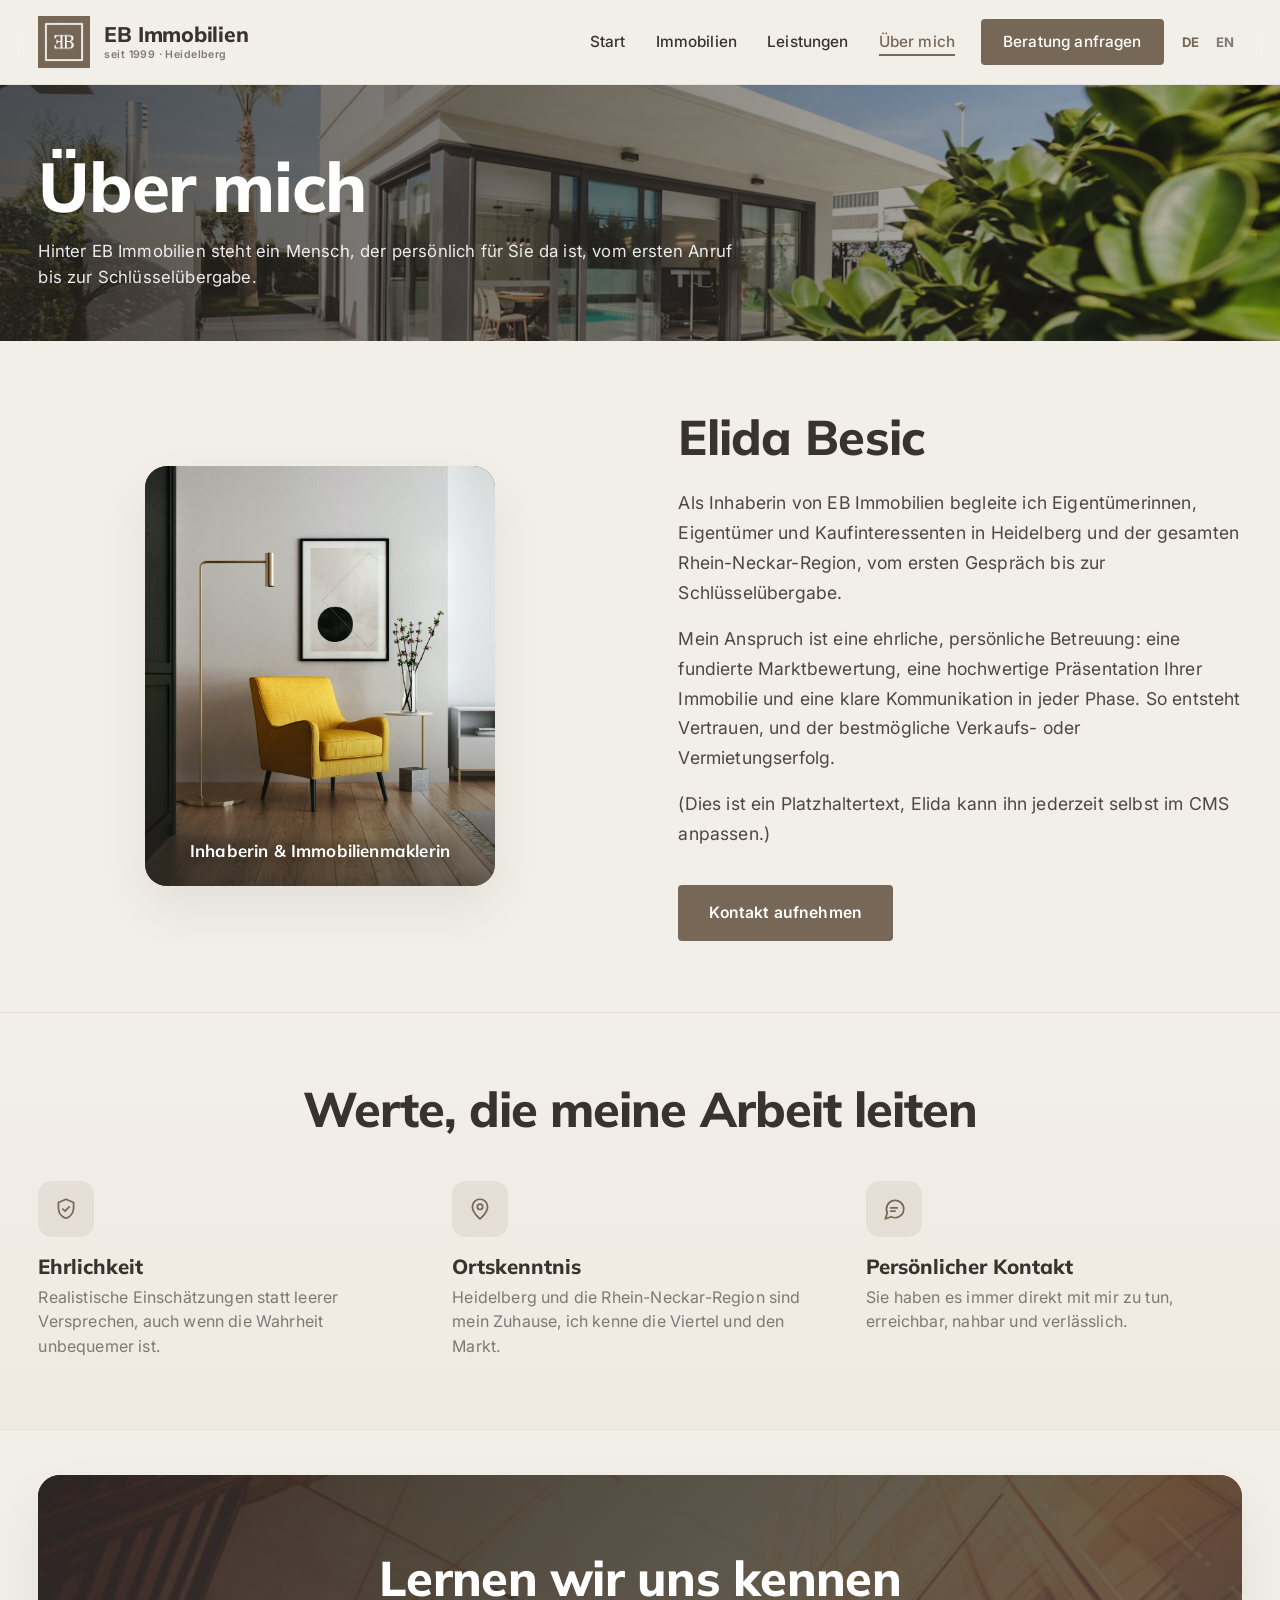
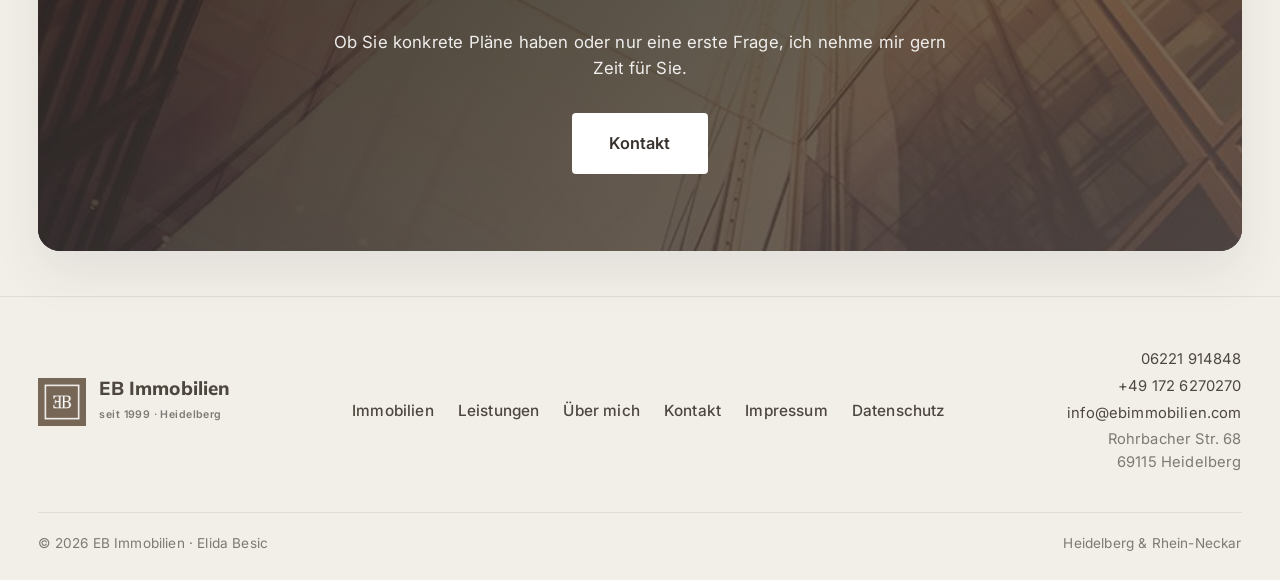
<file: ueber-mich.html>
<!doctype html>
<html lang="de">
<head>
  <meta charset="utf-8">
  <script>document.documentElement.className+=" js";setTimeout(function(){document.documentElement.classList.contains("reveal-ready")||document.documentElement.classList.remove("js")},2500)</script>
  <meta name="viewport" content="width=device-width, initial-scale=1">
  <title>Über mich, EB Immobilien · Elida Besic Heidelberg</title>
  <meta name="description" content="Elida Besic, Inhaberin von EB Immobilien in Heidelberg, persönliche Immobilienvermittlung mit Herz und Marktkenntnis.">
  <link rel="icon" href="assets/cms-logo.svg">
  <link rel="preconnect" href="https://fonts.googleapis.com">
  <link rel="preconnect" href="https://fonts.gstatic.com" crossorigin>
  <link href="https://fonts.googleapis.com/css2?family=Inter:wght@400;500;600;700;800&display=swap" rel="stylesheet">
  <link rel="stylesheet" href="assets/styles.css?v=11">
</head>
<body>
  <div id="site-header"></div>

  <section class="page-hero page-hero--photo" style="--ph:url('img/real/house4.jpg');">
    <div class="container">
      <h1 data-en="About me">Über mich</h1>
      <p data-en="Behind EB Immobilien is one person who is there for you personally, from the first call to the handover of the keys.">Hinter EB Immobilien steht ein Mensch, der persönlich für Sie da ist, vom ersten Anruf bis zur Schlüsselübergabe.</p>
    </div>
  </section>

  <section class="section">
    <div class="container split">
      <div class="split-media reveal">
        <div class="media-card" style="aspect-ratio:5/6;max-width:350px;margin:0 auto;">
          <img src="assets/img/portrait.svg" data-eb-about="photo" alt="Elida Besic">
          <span class="media-tag" data-eb-about="role">Inhaberin &amp; Immobilienmaklerin</span>
        </div>
      </div>
      <div class="reveal">
        <h2 data-eb-about="name">Elida Besic</h2>
        <div id="about-bio" class="prose">
          <p data-en="As the owner of EB Immobilien, I support owners and buyers throughout Heidelberg and the wider Rhein-Neckar region, from our first conversation to the handover of the keys.">Als Inhaberin von EB Immobilien begleite ich Eigentümerinnen, Eigentümer und Kaufinteressenten in Heidelberg und der gesamten Rhein-Neckar-Region, vom ersten Gespräch bis zur Schlüsselübergabe.</p>
          <p data-en="My promise is honest, personal guidance: a well-founded market valuation, a high-quality presentation of your property and clear communication at every stage.">Mein Anspruch ist eine ehrliche, persönliche Betreuung: eine fundierte Marktbewertung, eine hochwertige Präsentation Ihrer Immobilie und eine klare Kommunikation in jeder Phase.</p>
        </div>
        <a class="btn btn--primary" href="kontakt.html" style="margin-top:20px;" data-en="Get in touch">Kontakt aufnehmen</a>
      </div>
    </div>
  </section>

  <section class="section section--alt">
    <div class="container">
      <div class="section-head reveal">
        <h2 data-en="Values that guide my work">Werte, die meine Arbeit leiten</h2>
      </div>
      <div class="facts">
        <div class="fact reveal">
          <div class="fico"><svg width="26" height="26"><use href="assets/icons.svg#shield"></use></svg></div>
          <div>
            <h4 data-en="Honesty">Ehrlichkeit</h4>
            <p data-en="Realistic assessments instead of empty promises, even when the truth is less convenient.">Realistische Einschätzungen statt leerer Versprechen, auch wenn die Wahrheit unbequemer ist.</p>
          </div>
        </div>
        <div class="fact reveal">
          <div class="fico"><svg width="26" height="26"><use href="assets/icons.svg#pin"></use></svg></div>
          <div>
            <h4 data-en="Local knowledge">Ortskenntnis</h4>
            <p data-en="Heidelberg and the Rhein-Neckar region are my home, I know the neighbourhoods and the market.">Heidelberg und die Rhein-Neckar-Region sind mein Zuhause, ich kenne die Viertel und den Markt.</p>
          </div>
        </div>
        <div class="fact reveal">
          <div class="fico"><svg width="26" height="26"><use href="assets/icons.svg#chat"></use></svg></div>
          <div>
            <h4 data-en="Personal contact">Persönlicher Kontakt</h4>
            <p data-en="You always deal directly with me, reachable, approachable and reliable.">Sie haben es immer direkt mit mir zu tun, erreichbar, nahbar und verlässlich.</p>
          </div>
        </div>
      </div>
    </div>
  </section>

  <section class="section section--tight">
    <div class="container">
      <div class="cta-band cta-band--photo reveal" data-eb-bg="cta">
        <h2 data-en="Let's get to know each other">Lernen wir uns kennen</h2>
        <p data-en="Whether you have concrete plans or just an initial question, I am happy to take time for you.">Ob Sie konkrete Pläne haben oder nur eine erste Frage, ich nehme mir gern Zeit für Sie.</p>
        <a class="btn btn--light btn--lg" href="kontakt.html" data-en="Contact">Kontakt</a>
      </div>
    </div>
  </section>

  <div id="site-footer"></div>
  <script src="assets/i18n.js?v=11"></script>
  <script src="assets/site.js?v=11"></script>
  <script src="assets/content.js?v=11"></script>
</body>
</html>
</file>
<file: assets/styles.css>
@import url("https://fonts.googleapis.com/css2?family=Inter:wght@400;500;600;700&family=Mulish:wght@400;500;600;700;800;900&display=swap");

:root {
  /* Palette aligned to the Lagom reference + EB brand taupe */
  --cream: #f2efe9;        /* main background */
  --offwhite: #fbfbf9;     /* cards */
  --brown: #38332f;        /* primary text / dark sections */
  --brown-soft: #4d473f;
  --taupe: #776756;        /* brand accent (buttons) */
  --taupe-dark: #5b4e40;
  --greige: #a39c8c;       /* footer / muted surfaces */
  --muted: #7e7975;        /* muted text */
  --line: #ded8cc;
  --line-strong: #cfc8b9;
  --ink: var(--brown);
  --bg: var(--cream);
  --card: var(--offwhite);
  --shadow-sm: 0 2px 10px rgba(56, 51, 47, 0.04);
  --shadow: 0 22px 50px rgba(56, 51, 47, 0.08);
  --shadow-lg: 0 40px 80px rgba(56, 51, 47, 0.14);
  --radius: 16px;
  --radius-sm: 10px;
  --radius-lg: 22px;
  --maxw: 1280px;
  --font: "Inter", system-ui, -apple-system, "Segoe UI", Roboto, Helvetica, Arial, sans-serif;
  --display: "Mulish", "Inter", system-ui, sans-serif;
}

* { box-sizing: border-box; }
html { scroll-behavior: smooth; scroll-padding-top: 100px; }

/* icon system (replaces emoji) */
.ico svg, .fico svg, .cico svg { display: block; stroke: currentColor; }
.more { display: inline-flex; align-items: center; }
.more::after {
  content: ""; width: 18px; height: 11px; margin-left: 9px; flex: none; background: currentColor;
  -webkit-mask: url("data:image/svg+xml,%3Csvg xmlns='http://www.w3.org/2000/svg' viewBox='0 0 24 14' fill='none' stroke='%23000' stroke-width='2.2' stroke-linecap='round' stroke-linejoin='round'%3E%3Cpath d='M1 7h21'/%3E%3Cpath d='m16 1 6 6-6 6'/%3E%3C/svg%3E") center/contain no-repeat;
  mask: url("data:image/svg+xml,%3Csvg xmlns='http://www.w3.org/2000/svg' viewBox='0 0 24 14' fill='none' stroke='%23000' stroke-width='2.2' stroke-linecap='round' stroke-linejoin='round'%3E%3Cpath d='M1 7h21'/%3E%3Cpath d='m16 1 6 6-6 6'/%3E%3C/svg%3E") center/contain no-repeat;
  transition: transform .2s ease;
}
a.card:hover .more::after, .listing:hover .more::after { transform: translateX(4px); }

body {
  margin: 0;
  font-family: var(--font);
  color: var(--ink);
  background: var(--bg);
  line-height: 1.55;
  font-size: 17px;
  letter-spacing: .01em;
  -webkit-font-smoothing: antialiased;
}

img { max-width: 100%; display: block; }

a { color: var(--brown); text-decoration: none; transition: color .2s ease, opacity .2s ease; }
a:hover { color: var(--taupe); }

h1, h2, h3, h4 { margin: 0 0 .5em; font-family: var(--display); font-weight: 800; line-height: 1.08; letter-spacing: -0.01em; }
h1 { font-size: clamp(2.7rem, 5.4vw, 5.4rem); }
h2 { font-size: clamp(2rem, 3.8vw, 3.4rem); letter-spacing: -0.015em; }
h3 { font-size: clamp(1.3rem, 1.7vw, 1.6rem); font-weight: 700; }
h4 { font-size: 1.06rem; font-weight: 700; letter-spacing: 0; }
p { margin: 0 0 1rem; }
::selection { background: rgba(119,103,86,.2); }

.container { width: 100%; max-width: var(--maxw); margin: 0 auto; padding: 0 clamp(20px, 3vw, 48px); }

.section { padding: clamp(52px, 5.5vw, 92px) 0; }
.section--tight { padding: clamp(40px, 3.5vw, 60px) 0; }
.section--alt { background: linear-gradient(180deg, var(--cream), #efeae1); }

.section-head { max-width: 760px; margin: 0 auto clamp(32px, 3.5vw, 52px); text-align: center; }
.section-head .lead { margin-left: auto; margin-right: auto; }
.section-head h2 { margin-bottom: .28em; }

/* Eyebrow: small sentence-case label with a dot */
.eyebrow {
  display: inline-flex; align-items: center; gap: 9px;
  font-family: var(--font); font-size: .82rem; font-weight: 600;
  letter-spacing: .02em; color: var(--taupe); margin-bottom: 22px;
}
.eyebrow::before { content: ""; width: 7px; height: 7px; border-radius: 50%; background: var(--taupe); flex: none; }
.section-head .eyebrow { justify-content: center; }

.lead { font-size: clamp(1.1rem, 1.3vw, 1.32rem); color: var(--muted); max-width: 64ch; line-height: 1.55; }

a:focus-visible, button:focus-visible, .btn:focus-visible,
input:focus-visible, select:focus-visible, textarea:focus-visible {
  outline: 2px solid var(--taupe); outline-offset: 3px;
}

/* ---------- Header / Nav ---------- */
.site-header {
  position: sticky; top: 0; z-index: 50;
  background: rgba(242, 239, 233, .82);
  backdrop-filter: saturate(140%) blur(14px);
  border-bottom: 1px solid rgba(56,51,47,.07);
}
.nav { display: flex; align-items: center; justify-content: space-between; gap: 24px; height: 84px; }
.brand { display: flex; align-items: center; gap: 14px; color: var(--ink); white-space: nowrap; flex: none; margin-right: 8px; }
.brand:hover { color: var(--ink); }
.brand-logo { width: 52px; height: 52px; border-radius: 8px; flex: none; object-fit: contain; }
.brand > span { display: flex; flex-direction: column; line-height: 1.12; }
.brand .name { font-family: var(--display); font-size: 1.32rem; font-weight: 800; letter-spacing: -0.01em; }
.brand small { font-size: .66rem; font-weight: 600; color: var(--muted); letter-spacing: .04em; margin-top: 2px; }
.brand-mark { width: 44px; height: 44px; border-radius: 8px; flex: none; background: var(--taupe); display: grid; place-items: center; color: #fff; font-family: var(--display); font-weight: 800; }

.nav-links { display: flex; align-items: center; gap: 2px; flex-wrap: nowrap; }
.nav-links a {
  color: var(--brown); font-size: .96rem; font-weight: 500; letter-spacing: .01em;
  padding: 9px 14px; border-radius: 8px; white-space: nowrap;
}
.nav-links a:hover { color: var(--taupe); }
.nav-links a.active { color: var(--taupe); }

.nav-cta {
  background: var(--taupe); color: #fff !important; padding: 11px 22px !important; border-radius: 999px !important;
  font-weight: 600; margin-left: 10px; flex: none;
}
.nav-cta:hover { background: var(--taupe-dark) !important; }

.lang-toggle { display: inline-flex; align-items: center; gap: 1px; margin-left: 8px; flex: none; }
.lang-toggle button {
  border: none; background: none; cursor: pointer; font: inherit; font-size: .82rem; font-weight: 700;
  color: var(--muted); padding: 6px 8px; border-radius: 6px; transition: .2s ease;
}
.lang-toggle button.active { color: var(--taupe); }
.lang-toggle button:hover { color: var(--brown); }

.nav-toggle {
  display: none; background: none; border: 1px solid var(--line-strong); border-radius: 8px;
  width: 46px; height: 46px; cursor: pointer; align-items: center; justify-content: center;
}
.nav-toggle span, .nav-toggle span::before, .nav-toggle span::after {
  content: ""; display: block; width: 20px; height: 2px; background: var(--ink); position: relative; transition: .25s; border-radius: 2px;
}
.nav-toggle span::before { content: ""; position: absolute; top: -6px; }
.nav-toggle span::after { content: ""; position: absolute; top: 6px; }

/* ---------- Buttons ---------- */
.btn {
  display: inline-flex; align-items: center; gap: 10px;
  padding: 15px 30px; border-radius: 999px; font-weight: 600; font-size: .98rem;
  letter-spacing: .01em; cursor: pointer; border: 1px solid transparent;
  transition: background .25s ease, color .25s ease, border-color .25s ease, transform .25s ease, box-shadow .25s ease;
}
.btn--primary { background: var(--taupe); color: #fff; }
.btn--primary:hover { background: var(--taupe-dark); color: #fff; transform: translateY(-2px); box-shadow: 0 12px 26px rgba(91,78,64,.28); }
.btn--gold { background: var(--brown); color: #fff; }
.btn--gold:hover { background: #29251f; color: #fff; transform: translateY(-2px); }
.btn--ghost { background: transparent; color: var(--brown); border-color: var(--line-strong); }
.btn--ghost:hover { border-color: var(--taupe); color: var(--taupe); transform: translateY(-2px); }
.btn--light { background: #fff; color: var(--brown); }
.btn--light:hover { background: var(--cream); color: var(--brown); transform: translateY(-2px); }
.btn--ghost-light { background: transparent; color: #fff; border-color: rgba(255,255,255,.55); }
.btn--ghost-light:hover { background: rgba(255,255,255,.14); color: #fff; transform: translateY(-2px); }
.btn--lg { padding: 17px 36px; font-size: 1.02rem; }

/* ---------- Hero ---------- */
.hero {
  position: relative; color: #fff; overflow: hidden;
  background: linear-gradient(135deg, #5b4e40, #776756 60%, #8a7a66);
}
.hero::before {
  content: ""; position: absolute; inset: 0; z-index: 0;
  background-image: var(--ph, url("img/hero.svg"));
  background-size: cover; background-position: center 30%; transform: scale(1.03);
}
.hero::after {
  content: ""; position: absolute; inset: 0; z-index: 0; pointer-events: none;
  background:
    linear-gradient(90deg, rgba(40,36,32,.78) 0%, rgba(48,43,38,.45) 50%, rgba(48,43,38,.12) 100%),
    linear-gradient(180deg, rgba(40,36,32,.05), rgba(40,36,32,.42));
}
.hero-inner { position: relative; z-index: 1; padding: clamp(84px, 10vw, 132px) 0 clamp(64px, 7vw, 100px); max-width: 880px; }
.hero h1 { color: #fff; letter-spacing: -0.02em; }
.hero p { font-size: clamp(1.1rem, 1.5vw, 1.4rem); color: rgba(255,255,255,.92); max-width: 56ch; font-weight: 400; }
.hero-actions { display: flex; gap: 14px; flex-wrap: wrap; margin-top: 38px; }
.hero .eyebrow { color: rgba(255,255,255,.92); }
.hero .eyebrow::before { background: #fff; }

.hero-stats {
  position: relative; z-index: 1; display: grid; grid-template-columns: repeat(4, 1fr); gap: 30px;
  border-top: 1px solid rgba(255,255,255,.22); padding: 34px 0 0; margin-top: 60px; max-width: 880px;
}
.hero-stats .num { font-family: var(--display); font-size: clamp(1.9rem, 2.6vw, 2.8rem); font-weight: 800; color: #fff; line-height: 1; letter-spacing: -0.02em; }
.hero-stats .lbl { font-size: .92rem; color: rgba(255,255,255,.78); margin-top: 10px; }

/* ---------- Cards / Grid ---------- */
.grid { display: grid; gap: clamp(20px, 2vw, 32px); }
.grid--2 { grid-template-columns: repeat(2, 1fr); }
.grid--3 { grid-template-columns: repeat(3, 1fr); }
.grid--4 { grid-template-columns: repeat(4, 1fr); }

.card {
  background: var(--card); border: 1px solid var(--line); border-radius: var(--radius);
  padding: clamp(28px, 2.6vw, 40px); box-shadow: var(--shadow-sm);
  transition: transform .3s ease, box-shadow .3s ease; position: relative;
}
.card:hover { transform: translateY(-5px); box-shadow: var(--shadow); }
.card .ico {
  width: 56px; height: 56px; border-radius: 14px; display: grid; place-items: center;
  background: rgba(119,103,86,.1); color: var(--taupe); font-size: 1.6rem; margin-bottom: 22px;
}
a.card { color: inherit; }
.card h3 { margin-bottom: 12px; }
.card p { color: var(--muted); margin-bottom: 0; font-size: 1rem; line-height: 1.6; }
.card .more { display: inline-flex; align-items: center; gap: 8px; margin-top: 22px; font-weight: 600; font-size: .96rem; color: var(--taupe); transition: gap .2s ease; }
a.card:hover .more { gap: 13px; }

.card--media { padding: 0; overflow: hidden; display: flex; flex-direction: column; }
.card--media .thumb { aspect-ratio: 16 / 11; overflow: hidden; position: relative; background: var(--taupe); }
.card--media .thumb img { width: 100%; height: 100%; object-fit: cover; transition: transform .6s ease; }
.card--media:hover .thumb img { transform: scale(1.05); }
.card--media .body { padding: clamp(26px, 2.4vw, 36px); flex: 1; display: flex; flex-direction: column; }
.card--media .body h3 { margin-bottom: 12px; }
.card--media .body p { flex: 1; color: var(--muted); margin: 0; }
.card--media .body .more { color: var(--taupe); margin-top: 22px; font-weight: 600; }

/* ---------- Property listing cards ---------- */
.listing-grid { display: grid; grid-template-columns: repeat(3, 1fr); gap: clamp(22px, 2.4vw, 36px); }
.listing {
  background: var(--card); border: 1px solid var(--line); border-radius: var(--radius); overflow: hidden;
  box-shadow: var(--shadow-sm); display: flex; flex-direction: column;
  transition: transform .3s ease, box-shadow .3s ease;
}
.listing:hover { transform: translateY(-5px); box-shadow: var(--shadow); }
.listing-photo { aspect-ratio: 3 / 2; position: relative; overflow: hidden; background: var(--taupe); }
.listing-photo img { width: 100%; height: 100%; object-fit: cover; transition: transform .6s ease; }
.listing:hover .listing-photo img { transform: scale(1.05); }
.listing-badge {
  position: absolute; top: 16px; left: 16px; z-index: 2;
  font-size: .8rem; font-weight: 700; letter-spacing: .01em;
  padding: 6px 14px; border-radius: 999px; color: #fff; background: var(--brown);
}
.listing-badge.is-available { background: #4f7a52; }
.listing-badge.is-reserved { background: var(--taupe); }
.listing-badge.is-sold { background: #99514a; }
.listing-type {
  position: absolute; top: 16px; right: 16px; z-index: 2;
  font-size: .8rem; font-weight: 600; padding: 6px 14px; border-radius: 999px;
  background: rgba(251,251,249,.94); color: var(--brown);
}
.listing-body { padding: clamp(22px, 1.8vw, 30px); display: flex; flex-direction: column; flex: 1; }
.listing-loc { font-size: .9rem; color: var(--taupe); font-weight: 600; margin-bottom: 8px; }
.listing-body h3 { margin-bottom: 12px; }
.listing-body p { color: var(--muted); font-size: 1rem; margin: 0 0 20px; flex: 1; line-height: 1.6; }
.listing-specs { display: flex; flex-wrap: wrap; gap: 20px; margin-bottom: 22px; padding-bottom: 22px; border-bottom: 1px solid var(--line); }
.listing-specs .spec { font-size: .92rem; font-weight: 500; color: var(--brown-soft); }
.listing-foot { display: flex; align-items: center; justify-content: space-between; gap: 12px; margin-top: auto; }
.listing-price { font-family: var(--display); font-size: 1.5rem; font-weight: 800; color: var(--brown); letter-spacing: -0.02em; }
.listing-foot .more { font-weight: 600; font-size: .96rem; color: var(--taupe); }
.listings-empty { text-align: center; color: var(--muted); padding: 64px 20px; grid-column: 1 / -1; font-size: 1.12rem; }

/* property filter bar */
.filters { display: flex; gap: 8px; flex-wrap: wrap; justify-content: center; margin-bottom: clamp(36px, 4vw, 56px); }
.filter-btn {
  border: 1px solid var(--line-strong); background: transparent; color: var(--muted); cursor: pointer;
  font: inherit; font-weight: 600; font-size: .96rem; padding: 9px 22px; border-radius: 999px; transition: .2s ease;
}
.filter-btn:hover { color: var(--brown); border-color: var(--taupe); }
.filter-btn.active { color: #fff; background: var(--taupe); border-color: var(--taupe); }

/* split / feature */
.split { display: grid; grid-template-columns: 1fr 1fr; gap: clamp(40px, 6vw, 84px); align-items: center; }
.split--reverse .split-media { order: 2; }
.media-card {
  border-radius: var(--radius-lg); overflow: hidden; box-shadow: var(--shadow);
  aspect-ratio: 4 / 3; position: relative; background: var(--taupe);
}
.media-card > img { width: 100%; height: 100%; object-fit: cover; position: absolute; inset: 0; }
.media-card::after {
  content: ""; position: absolute; left: 0; right: 0; bottom: 0; height: 45%; z-index: 1;
  background: linear-gradient(transparent, rgba(40,36,32,.6)); pointer-events: none;
}
.media-card .media-tag {
  position: absolute; left: 0; right: 0; bottom: 22px; z-index: 2;
  color: #fff; font-weight: 700; font-size: 1.06rem; text-align: center; font-family: var(--display);
  letter-spacing: .01em; padding: 0 18px; text-shadow: 0 2px 14px rgba(0,0,0,.45);
}
.img-frame { border-radius: var(--radius-lg); overflow: hidden; box-shadow: var(--shadow); position: relative; }
.img-frame img { width: 100%; height: 100%; object-fit: cover; display: block; }

.checklist { list-style: none; padding: 0; margin: 30px 0 0; display: grid; gap: 16px; }
.checklist li { display: flex; gap: 14px; align-items: flex-start; color: var(--brown); font-size: 1.06rem; }
.checklist li::before {
  content: ""; flex: none; width: 22px; height: 22px; border-radius: 50%; margin-top: 3px;
  background: rgba(119,103,86,.14) url("data:image/svg+xml,%3Csvg xmlns='http://www.w3.org/2000/svg' viewBox='0 0 24 24' fill='none' stroke='%23776756' stroke-width='3' stroke-linecap='round' stroke-linejoin='round'%3E%3Cpolyline points='20 6 9 17 4 12'/%3E%3C/svg%3E") center/12px no-repeat;
}

/* ---------- Page hero (subpages) ---------- */
.page-hero {
  position: relative; overflow: hidden; color: #fff; padding: clamp(90px, 10vw, 150px) 0 clamp(72px, 8vw, 120px);
  background: linear-gradient(135deg, #5b4e40, #776756);
}
.page-hero--photo::before {
  content: ""; position: absolute; inset: 0; z-index: 0;
  background-image: var(--ph); background-size: cover; background-position: center 42%;
}
.page-hero--photo::after {
  content: ""; position: absolute; inset: 0; z-index: 0; pointer-events: none;
  background: linear-gradient(90deg, rgba(40,36,32,.76) 0%, rgba(56,51,47,.52) 55%, rgba(56,51,47,.26) 100%);
}
.page-hero .container { position: relative; z-index: 1; }
.page-hero h1 { color: #fff; margin-bottom: 16px; max-width: 20ch; letter-spacing: -0.02em; }
.page-hero p { color: rgba(255,255,255,.9); max-width: 64ch; margin: 0; font-size: clamp(1.05rem, 1.3vw, 1.28rem); font-weight: 400; }
.page-hero .eyebrow { color: rgba(255,255,255,.92); }
.page-hero .eyebrow::before { background: #fff; }
.crumbs { font-size: .9rem; color: rgba(255,255,255,.72); margin-bottom: 22px; }
.crumbs a { color: rgba(255,255,255,.9); }
.crumbs a:hover { color: #fff; }

/* ---------- Tables ---------- */
.table-wrap { overflow-x: auto; border-radius: var(--radius); border: 1px solid var(--line); background: var(--card); box-shadow: var(--shadow-sm); }
table { width: 100%; border-collapse: collapse; min-width: 480px; }
th, td { text-align: left; padding: 16px 22px; border-bottom: 1px solid var(--line); }
th { font-size: .88rem; color: var(--taupe); font-weight: 700; }
tr:last-child td { border-bottom: none; }
td strong { color: var(--brown); }

/* ---------- Steps (process) ---------- */
.steps { display: grid; gap: 0; max-width: 860px; margin: 0 auto; counter-reset: step; }
.step {
  display: grid; grid-template-columns: 76px 1fr; gap: 28px; align-items: start;
  padding: 36px 0; border-bottom: 1px solid var(--line);
}
.step:last-child { border-bottom: none; }
.step::before {
  counter-increment: step; content: "0" counter(step);
  font-family: var(--display); font-weight: 800; font-size: 2rem; color: var(--taupe); line-height: 1;
  width: 64px; height: 64px; border-radius: 50%; background: rgba(119,103,86,.1); display: grid; place-items: center;
}
.step h3 { margin: 8px 0 8px; }
.step p { margin: 0; color: var(--muted); }

/* ---------- People ---------- */
.person { background: var(--card); border: 1px solid var(--line); border-radius: var(--radius); padding: 36px; text-align: center; box-shadow: var(--shadow-sm); transition: transform .3s ease; }
.person:hover { transform: translateY(-4px); }
.avatar {
  width: 84px; height: 84px; border-radius: 50%; margin: 0 auto 18px; display: grid; place-items: center;
  font-family: var(--display); font-weight: 800; font-size: 1.6rem; color: #fff; background: var(--taupe);
}
.person .role { color: var(--taupe); font-weight: 600; font-size: .92rem; }
.person .name { font-family: var(--display); font-size: 1.25rem; font-weight: 800; margin: 6px 0; }
.person a { font-size: .92rem; color: var(--muted); }

/* ---------- News ---------- */
.news-item { display: grid; grid-template-columns: 110px 1fr; gap: 26px; padding: 28px 0; border-bottom: 1px solid var(--line); }
.news-item:last-child { border-bottom: none; }
.news-date { background: var(--taupe); color: #fff; border-radius: var(--radius-sm); padding: 16px; text-align: center; height: fit-content; }
.news-date .d { font-family: var(--display); font-size: 1.9rem; font-weight: 800; line-height: 1; }
.news-date .m { font-size: .8rem; }
.news-item h3 { margin-bottom: 6px; }
.news-item p { color: var(--muted); margin: 0; }

/* ---------- CTA band ---------- */
.cta-band {
  position: relative; overflow: hidden;
  background: linear-gradient(135deg, #2b2620, var(--brown)); color: #fff;
  border-radius: var(--radius-lg); padding: clamp(56px, 6vw, 96px) clamp(28px, 5vw, 64px); text-align: center; box-shadow: var(--shadow);
}
.cta-band--photo::before {
  content: ""; position: absolute; inset: 0; z-index: 0;
  background-image: var(--ph); background-size: cover; background-position: center 45%; opacity: .8;
}
.cta-band--photo::after {
  content: ""; position: absolute; inset: 0; z-index: 0;
  background: linear-gradient(135deg, rgba(40,36,32,.88), rgba(91,78,64,.7));
}
.cta-band > * { position: relative; z-index: 1; }
.cta-band h2 { color: #fff; }
.cta-band p { color: rgba(255,255,255,.9); max-width: 58ch; margin: 0 auto 32px; font-weight: 400; font-size: clamp(1.05rem, 1.3vw, 1.22rem); }

/* ---------- Feature strip (icon facts row) ---------- */
.facts { display: grid; grid-template-columns: repeat(3, 1fr); gap: clamp(28px, 3vw, 44px); }
.fact .fico {
  width: 56px; height: 56px; border-radius: 14px; display: grid; place-items: center; margin-bottom: 18px;
  background: rgba(119,103,86,.1); color: var(--taupe); font-size: 1.5rem;
}
.fact h4 { margin: 0 0 8px; font-size: 1.28rem; font-family: var(--display); font-weight: 800; }
.fact p { margin: 0; color: var(--muted); font-size: 1rem; }

/* prose */
.prose { max-width: 760px; }
.prose p { font-size: 1.1rem; color: var(--brown-soft); line-height: 1.7; }
.prose h2 { margin-top: 1.4em; }
.prose ul { padding-left: 1.2em; }
.prose li { margin-bottom: .5em; }
.callout {
  background: var(--offwhite); border: 1px solid var(--line); border-left: 3px solid var(--taupe);
  border-radius: var(--radius-sm); padding: 22px 26px; margin: 26px 0;
}
.callout strong { color: var(--taupe-dark); }
.tag { display: inline-block; background: rgba(119,103,86,.12); color: var(--taupe-dark); padding: 6px 15px; border-radius: 999px; font-size: .88rem; font-weight: 600; margin: 0 6px 6px 0; }

/* ---------- Footer (light, Lagom-style) ---------- */
.site-footer { background: var(--brown); color: #cfc7b9; padding: clamp(56px, 6vw, 88px) 0 34px; }
.site-footer a { color: #cfc7b9; }
.site-footer a:hover { color: #fff; }
.footer-grid { display: grid; grid-template-columns: 1.5fr 1fr 1fr 1fr; gap: clamp(28px, 3vw, 48px); }
.footer-grid h4 { color: #fff; font-size: .96rem; margin-bottom: 18px; font-weight: 700; }
.footer-grid ul { list-style: none; padding: 0; margin: 0; display: grid; gap: 12px; font-size: .98rem; }
.footer-brand { margin-bottom: 18px; }
.footer-brand img { width: 96px; height: auto; border-radius: 10px; }
.footer-bottom {
  border-top: 1px solid rgba(255,255,255,.12); margin-top: 52px; padding-top: 26px;
  display: flex; justify-content: space-between; gap: 16px; flex-wrap: wrap; font-size: .9rem; color: #9d9484;
}

/* reveal animation — only hidden when JS is active (.js on <html>), so content
   never stays invisible if scripts fail */
.reveal { transition: opacity .8s ease, transform .8s ease; }
.js .reveal:not(.in) { opacity: 0; transform: translateY(30px); }
.reveal.in { opacity: 1; transform: none; }
@media (prefers-reduced-motion: reduce) {
  .reveal, .js .reveal:not(.in) { opacity: 1; transform: none; transition: none; }
  .js .reveal:not(.in) .media-card { clip-path: inset(0 0 0 0); }
  * { animation: none !important; scroll-behavior: auto !important; }
}

/* scroll progress bar */
.scroll-progress { position: fixed; top: 0; left: 0; height: 2px; width: 0%; z-index: 100; background: var(--taupe); transition: width .1s linear; }

/* back to top */
.to-top {
  position: fixed; right: 26px; bottom: 26px; z-index: 90;
  width: 50px; height: 50px; border-radius: 50%; border: none; cursor: pointer;
  background: var(--taupe); color: #fff; font-size: 1.2rem; box-shadow: var(--shadow);
  display: grid; place-items: center; opacity: 0; transform: translateY(16px); pointer-events: none; transition: .3s ease;
}
.to-top.show { opacity: 1; transform: none; pointer-events: auto; }
.to-top:hover { background: var(--taupe-dark); transform: translateY(-3px); }

/* marquee (legacy) */
.marquee { overflow: hidden; }
.marquee-track { display: flex; gap: 18px; width: max-content; animation: scrollx 36s linear infinite; }
.marquee .chip { flex: none; background: var(--card); border: 1px solid var(--line); border-radius: 999px; padding: 16px 26px; font-weight: 600; color: var(--brown); white-space: nowrap; }
@keyframes scrollx { from { transform: translateX(0); } to { transform: translateX(-50%); } }

/* form fields */
.form-card { background: var(--card); border: 1px solid var(--line); border-radius: var(--radius); padding: clamp(28px, 3vw, 42px); box-shadow: var(--shadow-sm); }
.form-grid { display: grid; grid-template-columns: 1fr 1fr; gap: 20px; }
.field { display: grid; gap: 7px; }
.field.full { grid-column: 1 / -1; }
.field label { font-weight: 600; font-size: .92rem; color: var(--brown-soft); }
.field input, .field select, .field textarea {
  width: 100%; padding: 14px 16px; border: 1px solid var(--line-strong); border-radius: var(--radius-sm); font: inherit; background: #fff;
  transition: border-color .2s, box-shadow .2s;
}
.field textarea { min-height: 140px; resize: vertical; }
.field input:focus, .field select:focus, .field textarea:focus { outline: none; border-color: var(--taupe); box-shadow: 0 0 0 3px rgba(119,103,86,.14); }
.form-done { display: none; margin-top: 18px; background: #eaf0e6; border: 1px solid #cdd9c2; color: #46603f; padding: 13px 16px; border-radius: var(--radius-sm); font-size: .95rem; }

/* contact info list */
.contact-list { list-style: none; padding: 0; margin: 0; display: grid; gap: 26px; }
.contact-list li { display: flex; gap: 18px; align-items: flex-start; }
.contact-list .cico {
  flex: none; width: 50px; height: 50px; border-radius: 14px; display: grid; place-items: center;
  background: rgba(119,103,86,.1); color: var(--taupe); font-size: 1.2rem;
}
.contact-list .lbl { font-size: .86rem; color: var(--muted); font-weight: 600; margin-bottom: 2px; }
.contact-list .val { font-weight: 600; font-size: 1.12rem; }

/* ---------- Responsive ---------- */
@media (max-width: 1080px) {
  .nav { height: 74px; }
  .nav-toggle { display: inline-flex; }
  .nav-links {
    position: absolute; top: 74px; left: 0; right: 0;
    background: var(--cream); border-bottom: 1px solid var(--line);
    flex-direction: column; align-items: stretch; gap: 0; padding: 14px 18px 20px;
    box-shadow: var(--shadow); display: none;
  }
  .nav-links.open { display: flex; }
  .nav-links a { padding: 14px 12px; font-size: 1rem; }
  .nav-cta { text-align: center; margin: 8px 0 0; }
  .lang-toggle { margin: 10px 0 0; justify-content: center; }
  .split { grid-template-columns: 1fr; }
  .split--reverse .split-media { order: 0; }
  .grid--3, .grid--4 { grid-template-columns: repeat(2, 1fr); }
  .listing-grid { grid-template-columns: repeat(2, 1fr); }
  .facts { grid-template-columns: 1fr; }
  .hero-stats { grid-template-columns: repeat(2, 1fr); }
  .footer-grid { grid-template-columns: 1fr 1fr; }
}
@media (max-width: 560px) {
  .grid--2, .grid--3, .grid--4 { grid-template-columns: 1fr; }
  .listing-grid { grid-template-columns: 1fr; }
  .form-grid { grid-template-columns: 1fr; }
  .news-item { grid-template-columns: 60px 1fr; gap: 16px; }
  .hero-stats { grid-template-columns: 1fr 1fr; gap: 24px; }
  .footer-grid { grid-template-columns: 1fr; }
  .step { grid-template-columns: 56px 1fr; gap: 18px; }
}

/* ============================================================
   Lagom-style motion & full-bleed imagery (v5)
   ============================================================ */

/* Header hides on scroll-down, returns on scroll-up */
.site-header { transition: transform .4s cubic-bezier(.4,0,.2,1), background .3s ease, box-shadow .3s ease; }
.site-header.is-hidden { transform: translateY(-100%); }
.site-header.is-scrolled { box-shadow: 0 8px 30px rgba(56,51,47,.07); }

/* Immersive full-height hero */
.hero { min-height: 84vh; display: flex; align-items: center; }
.hero::before { transition: transform 1.6s cubic-bezier(.2,.6,.2,1); }
.hero.is-ready::before { transform: scale(1.08); }

/* Button fill-sweep on hover (left -> right) */
.btn { position: relative; overflow: hidden; isolation: isolate; }
.btn::before {
  content: ""; position: absolute; inset: 0; z-index: -1; transform: scaleX(0); transform-origin: left;
  transition: transform .45s cubic-bezier(.5,0,.1,1); background: var(--taupe-dark);
}
.btn:hover::before { transform: scaleX(1); }
.btn--primary:hover { background: var(--taupe); transform: translateY(-2px); }
.btn--gold::before, .btn--light::before { background: var(--cream); }
.btn--light:hover { background: #fff; }
.btn--ghost::before { background: var(--taupe); }
.btn--ghost:hover { color: #fff; border-color: var(--taupe); }
.btn--ghost-light::before { background: rgba(255,255,255,.18); }
.btn--primary::before { background: var(--brown); }

/* Nav underline grows from the left on hover */
.nav-links a { position: relative; }
.nav-links a::after {
  content: ""; position: absolute; left: 14px; right: 14px; bottom: 7px; height: 1.5px; background: var(--taupe);
  transform: scaleX(0); transform-origin: left; transition: transform .3s ease;
}
.nav-links a:hover::after, .nav-links a.active::after { transform: scaleX(1); }
@media (max-width: 1080px) { .nav-links a::after { display: none; } }

/* Pictures simply fade in — no slide / clip wipe */
.media-card img { transition: transform .6s ease; }
.media-card:hover img { transform: scale(1.04); }
.js .split-media.reveal:not(.in) { transform: none; }   /* media fades only, no vertical slide */

/* Full-bleed parallax image band */
.fullbleed {
  position: relative; min-height: clamp(320px, 42vw, 540px); display: grid; place-items: center;
  text-align: center; color: #fff; overflow: hidden;
}
.fullbleed::before {
  content: ""; position: absolute; inset: -2px; z-index: 0;
  background-image: var(--ph); background-size: cover; background-position: center; background-attachment: fixed;
}
.fullbleed::after {
  content: ""; position: absolute; inset: 0; z-index: 0;
  background: linear-gradient(180deg, rgba(40,36,32,.5), rgba(40,36,32,.62));
}
.fullbleed .container { position: relative; z-index: 1; }
.fullbleed .eyebrow { color: rgba(255,255,255,.9); }
.fullbleed .eyebrow::before { background: #fff; }
.fullbleed h2 { color: #fff; max-width: 18ch; margin: 0 auto; }
.fullbleed p { color: rgba(255,255,255,.9); max-width: 52ch; margin: 14px auto 0; font-size: 1.1rem; }
@media (hover: none), (max-width: 760px) { .fullbleed::before { background-attachment: scroll; } }

/* Listing images: gentle hover zoom only */
.listing .listing-photo img { transition: transform .6s ease; }
.listing:hover .listing-photo img { transform: scale(1.05); }

/* ---------- Polish pass (v5) ---------- */
.hero h1 { font-weight: 900; }
.hero-actions .btn { box-shadow: 0 10px 30px rgba(20,15,10,.22); }
/* staggered reveal for grids */
.grid--3 > .reveal:nth-child(2) { transition-delay: .09s; }
.grid--3 > .reveal:nth-child(3) { transition-delay: .18s; }
.facts > .reveal:nth-child(2) { transition-delay: .09s; }
.facts > .reveal:nth-child(3) { transition-delay: .18s; }
/* refined card hover */
.card { transition: transform .3s ease, box-shadow .3s ease, border-color .3s ease; }
.card:hover { border-color: var(--line-strong); }
.card .ico { transition: background .3s ease, transform .3s ease; }
.card:hover .ico { background: var(--taupe); color: #fff; transform: rotate(-4deg); }
/* listing price + badge polish */
.listing-badge { box-shadow: 0 6px 18px rgba(40,36,32,.22); }
/* smoother section dividers */
.section--alt { border-top: 1px solid rgba(56,51,47,.05); border-bottom: 1px solid rgba(56,51,47,.05); }

/* ============================================================
   v8 — declutter + slim footer (light, matches header)
   ============================================================ */
/* Slimmer sub-page heroes */
.page-hero { padding: clamp(52px, 5vw, 84px) 0 clamp(44px, 4vw, 68px); }
.page-hero h1 { margin-bottom: 14px; }

/* Hero now has 2 stats — sit them together, left aligned */
.hero-stats { grid-template-columns: repeat(2, auto); justify-content: start; gap: clamp(44px, 8vw, 110px); }
@media (max-width: 560px) { .hero-stats { grid-template-columns: 1fr 1fr; gap: 30px; } }

/* Light, slim footer matching the header */
.site-footer {
  background: var(--cream); color: var(--brown);
  padding: clamp(40px, 4vw, 60px) 0 26px; border-top: 1px solid rgba(56,51,47,.1);
}
.site-footer a { color: var(--brown-soft); }
.site-footer a:hover { color: var(--taupe); }
.footer-main { display: flex; align-items: center; justify-content: space-between; gap: 28px 40px; flex-wrap: wrap; }
.footer-brand { display: flex; align-items: center; gap: 13px; color: var(--ink); }
.footer-brand:hover { color: var(--ink); }
.footer-brand .brand-logo { width: 48px; height: 48px; border-radius: 8px; flex: none; object-fit: contain; }
.footer-brand .name { font-family: var(--display); font-weight: 800; font-size: 1.18rem; line-height: 1.05; display: block; }
.footer-brand small { font-size: .66rem; font-weight: 600; color: var(--muted); letter-spacing: .04em; }
.footer-links { display: flex; flex-wrap: wrap; gap: 8px 24px; font-size: .96rem; font-weight: 500; }
.footer-links a::after { display: none; }
.footer-contact { display: flex; flex-direction: column; gap: 4px; font-size: .92rem; text-align: right; }
.footer-contact span { color: var(--muted); }
.footer-bottom {
  border-top: 1px solid rgba(56,51,47,.1); margin-top: clamp(26px, 3vw, 40px); padding-top: 20px;
  display: flex; justify-content: space-between; gap: 16px; flex-wrap: wrap; font-size: .85rem; color: var(--muted);
}
@media (max-width: 760px) {
  .footer-main { flex-direction: column; align-items: flex-start; gap: 22px; }
  .footer-contact { text-align: left; }
}

/* ============================================================
   v9 — crisp logo, inline hero stats, ticker, editorial polish
   ============================================================ */
/* Square, crisp logo (no rounded edges) */
.brand-logo, .footer-brand .brand-logo { border-radius: 0; }

/* Hero: stats sit inline, right next to the button (no divider line) */
.hero-cta-row { display: flex; align-items: center; gap: clamp(26px, 4vw, 60px); flex-wrap: wrap; margin-top: 38px; }
.hero-cta-row .hero-stats { margin: 0; padding: 0; border: none; max-width: none; grid-template-columns: repeat(2, auto); gap: clamp(26px, 4vw, 52px); }
.hero-cta-row .hero-stats .num { font-size: clamp(1.7rem, 2.3vw, 2.4rem); }
.hero-cta-row .hero-stats .lbl { margin-top: 5px; }
@media (max-width: 560px) { .hero-cta-row { gap: 24px; } .hero-cta-row .hero-stats { gap: 30px; } }

/* Refined card + listing hover */
.card { border-color: var(--line); }
.listing-price { letter-spacing: -.01em; }
.listing-photo::after { content: ""; position: absolute; inset: 0; background: linear-gradient(180deg, transparent 60%, rgba(40,36,32,.28)); opacity: 0; transition: opacity .3s ease; }
.listing:hover .listing-photo::after { opacity: 1; }

/* A touch more presence on the section headings */
.section-head h2 { letter-spacing: -0.02em; }

/* ============================================================
   v10 — sleeker contact, fade-only pictures, more air
   ============================================================ */
/* Kontakt — spacious contact cards */
.contact-list { gap: 16px; }
.contact-list li {
  background: var(--offwhite); border: 1px solid var(--line); border-radius: 16px;
  padding: 20px 24px; gap: 20px; align-items: center;
  transition: border-color .25s ease, transform .25s ease, box-shadow .25s ease;
}
.contact-list li:hover { border-color: var(--line-strong); transform: translateX(4px); box-shadow: var(--shadow-sm); }
.contact-list .cico { width: 50px; height: 50px; }
.contact-list .lbl { margin-bottom: 3px; }
.contact-list .val { font-size: 1.1rem; }

/* a touch more breathing room overall (modern, spacious) */
.split { gap: clamp(44px, 6vw, 92px); }
.card { padding: clamp(30px, 2.8vw, 44px); }
.card:hover { transform: translateY(-4px); box-shadow: 0 26px 56px rgba(56,51,47,.10); }

/* ============================================================
   v11 — sharper, crisper buttons + contact form alignment
   ============================================================ */
.btn { border-radius: 4px; }
.nav-cta { border-radius: 4px !important; }
.filter-btn { border-radius: 4px; }
</file>
